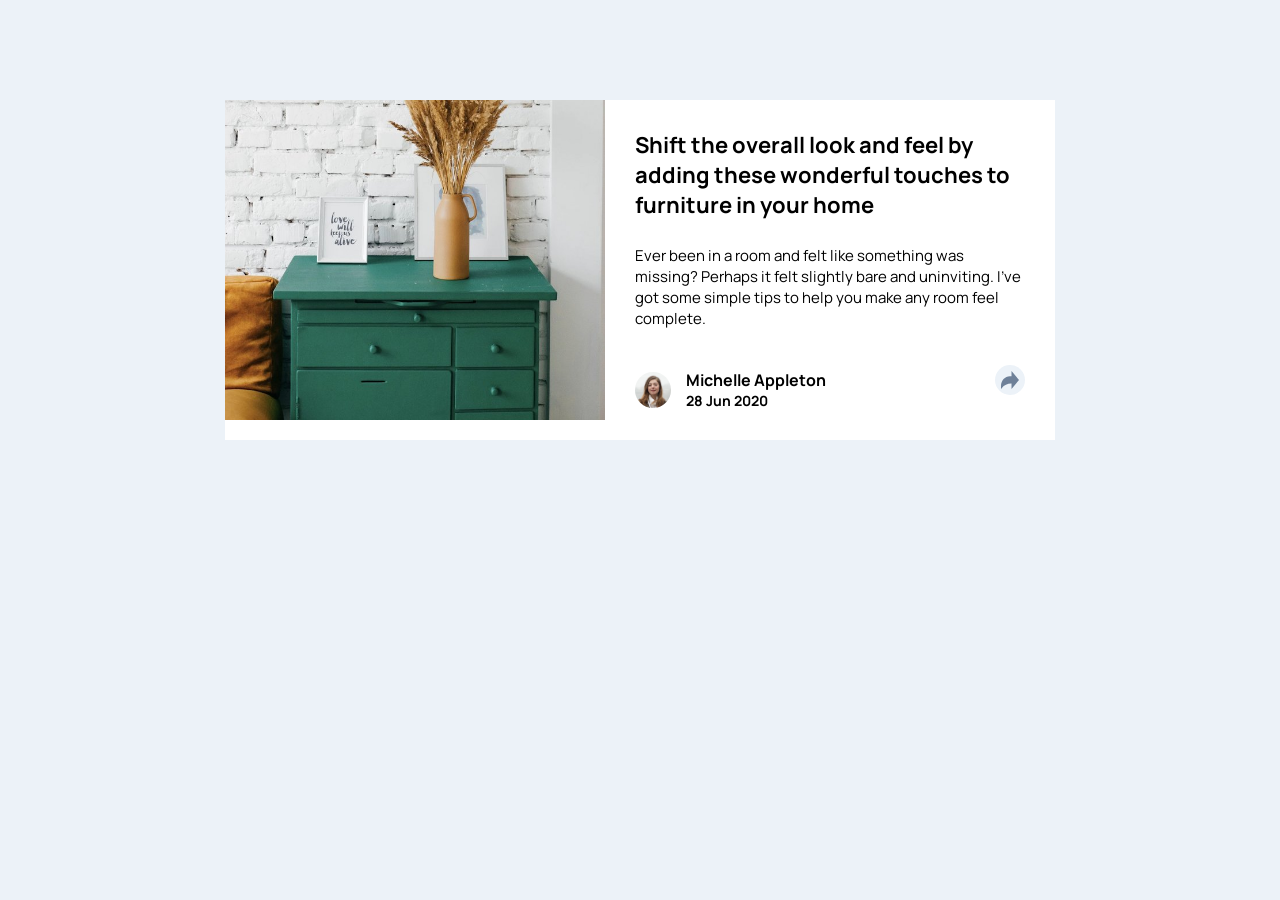
<file: article-preview-component-master/index.html>
<!DOCTYPE html>
<html lang="en">
    <head>
        <meta charset="UTF-8" />
        <meta name="viewport" content="width=device-width, initial-scale=1.0" />
        <link
            rel="icon"
            type="image/png"
            sizes="32x32"
            href="images/favicon-32x32.png"
        />
        <link rel="stylesheet" href="style.css" />
        <title>Frontend Mentor | Article preview component</title>
        <link rel="preconnect" href="https://fonts.googleapis.com" />
        <link rel="preconnect" href="https://fonts.gstatic.com" crossorigin />
        <link
            href="https://fonts.googleapis.com/css2?family=Barlow+Condensed:ital,wght@0,100;0,200;0,300;0,400;0,500;0,600;0,700;0,800;0,900;1,100;1,200;1,300;1,400;1,500;1,600;1,700;1,800;1,900&family=Barlow+Semi+Condensed:ital,wght@0,100;0,200;0,300;0,400;0,500;0,600;0,700;0,800;0,900;1,100;1,200;1,300;1,400;1,500;1,600;1,700;1,800;1,900&family=Manrope:wght@200..800&family=Montserrat:ital,wght@0,100..900;1,100..900&family=Open+Sans:ital,wght@0,300..800;1,300..800&family=Poppins:ital,wght@0,100;0,200;0,300;0,400;0,500;0,600;0,700;0,800;0,900;1,100;1,200;1,300;1,400;1,500;1,600;1,700;1,800;1,900&display=swap"
            rel="stylesheet"
        />
    </head>
    <body>
        <div class="bigbox">
            <div class="picbox">
                <img class="pic" src="images/drawers.jpg" alt="drawers" />
            </div>
            <div class="textbox">
                <div class="para">
                    <h1 class="para1">
                        Shift the overall look and feel by adding these
                        wonderful touches to furniture in your home
                    </h1>
                    <p class="para2">
                        Ever been in a room and felt like something was missing?
                        Perhaps it felt slightly bare and uninviting. I’ve got
                        some simple tips to help you make any room feel
                        complete.
                    </p>
                </div>
                <div class="user">
                    <div id="sharebox" class="shareboxNone">
                        <h1>SHARE</h1>
                        <a href="#"
                            ><img src="images/icon-facebook.svg" alt="facebook"
                        /></a>
                        <a href="#">
                            <img src="images/icon-twitter.svg" alt="twitter" />
                        </a>
                        <a href="#">
                            <img src="images/icon-pinterest.svg" alt="pin"
                        /></a>
                    </div>
                    <div class="userbox">
                        <div class="userpicbox">
                            <img
                                class="userpic"
                                src="images/avatar-michelle.jpg"
                                alt="miche"
                            />
                        </div>
                        <div class="userinf">
                            <h2 class="username">Michelle Appleton</h2>
                            <h3 class="userdate">28 Jun 2020</h3>
                        </div>
                    </div>
                    <div id="share" class="link">
                        <img
                            id="color"
                            src="images/icon-share.svg"
                            alt="share"
                        />
                    </div>
                </div>
            </div>
        </div>
        <script src="script.js"></script>
    </body>
</html>
</file>
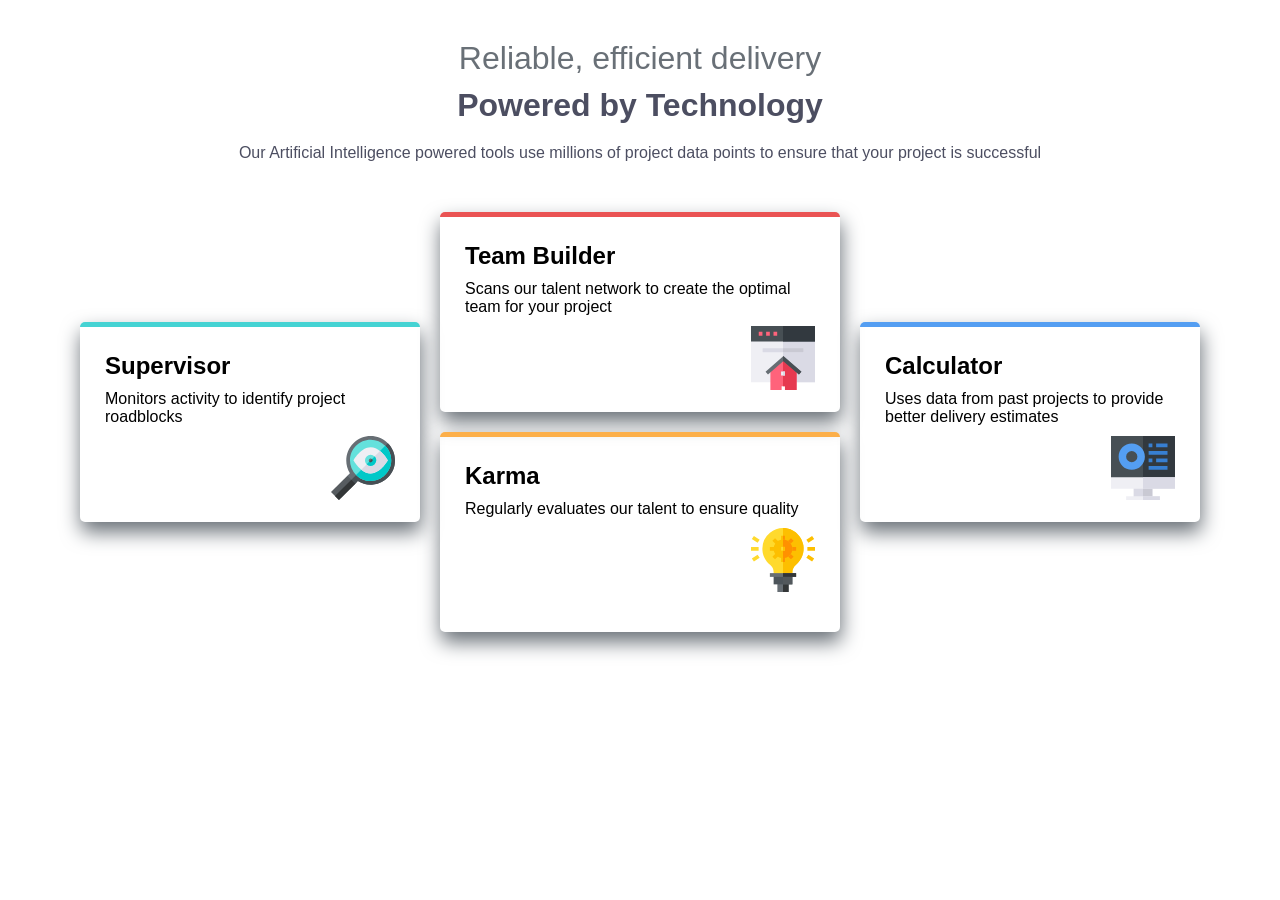
<file: four-card-feature-section-master/index.html>
<!DOCTYPE html>
<html lang="en">
    <head>
        <meta charset="UTF-8" />
        <meta name="viewport" content="width=device-width, initial-scale=1.0" />

        <link
            rel="icon"
            type="image/png"
            sizes="32x32"
            href="./images/favicon-32x32.png"
        />

        <title>Frontend Mentor | Four card feature section</title>
        <link rel="stylesheet" href="style.css" />
        <link rel="preconnect" href="https://fonts.googleapis.com" />
        <link rel="preconnect" href="https://fonts.gstatic.com" crossorigin />
        <link
            href="https://fonts.googleapis.com/css2?family=Poppins:ital,wght@0,100;0,200;0,300;0,400;0,500;0,600;0,700;0,800;0,900;1,100;1,200;1,300;1,400;1,500;1,600;1,700;1,800;1,900&display=swap"
            rel="stylesheet"
        />
    </head>
    <body>
        <main>
            <div class="top">
                <h1 class="header1">Reliable, efficient delivery</h1>
                <h1 class="header2">Powered by Technology</h1>
                <p class="header3">
                    Our Artificial Intelligence powered tools use millions of
                    project data points to ensure that your project is
                    successful
                </p>
            </div>
            <div class="cardbox">
                <div class="card1">
                    <h2>Supervisor</h2>
                    <p>Monitors activity to identify project roadblocks</p>
                    <img src="images/icon-supervisor.svg" alt="sup" />
                </div>
                <div class="midcard">
                    <div class="card2">
                        <h2>Team Builder</h2>
                        <p>
                            Scans our talent network to create the optimal team
                            for your project
                        </p>
                        <img
                            src="images/icon-team-builder.svg"
                            alt="team build"
                        />
                    </div>
                    <div class="card3">
                        <h2>Karma</h2>
                        <p>Regularly evaluates our talent to ensure quality</p>
                        <img src="images/icon-karma.svg" alt="karma" />
                    </div>
                </div>
                <div class="card4">
                    <h2>Calculator</h2>
                    <p>
                        Uses data from past projects to provide better delivery
                        estimates
                    </p>
                    <img src="images/icon-calculator.svg" alt="sup" />
                </div>
            </div>
        </main>
    </body>
</html>
</file>
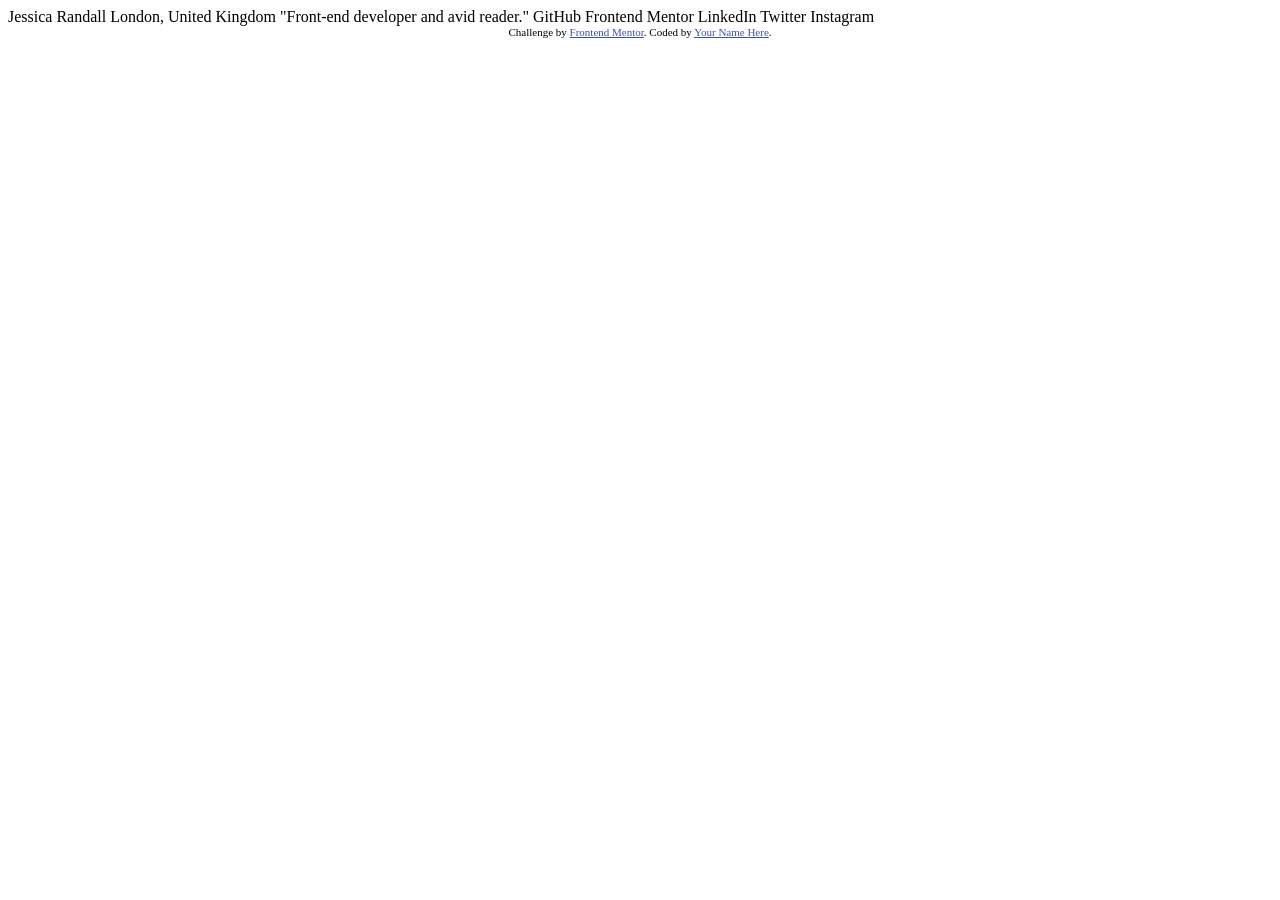
<file: Jessi-main/index.html>
<!DOCTYPE html>
<html lang="en">
<head>
  <meta charset="UTF-8">
  <meta name="viewport" content="width=device-width, initial-scale=1.0"> <!-- displays site properly based on user's device -->

  <link rel="icon" type="image/png" sizes="32x32" href="./assets/images/favicon-32x32.png">
  
  <title>Frontend Mentor | Social links profile</title>

  <!-- Feel free to remove these styles or customise in your own stylesheet 👍 -->
  <style>
    .attribution { font-size: 11px; text-align: center; }
    .attribution a { color: hsl(228, 45%, 44%); }
  </style>
</head>
<body>

  Jessica Randall
  London, United Kingdom
  "Front-end developer and avid reader."

  GitHub
  Frontend Mentor
  LinkedIn
  Twitter
  Instagram
  
  <div class="attribution">
    Challenge by <a href="https://www.frontendmentor.io?ref=challenge" target="_blank">Frontend Mentor</a>. 
    Coded by <a href="#">Your Name Here</a>.
  </div>
</body>
</html>
</file>
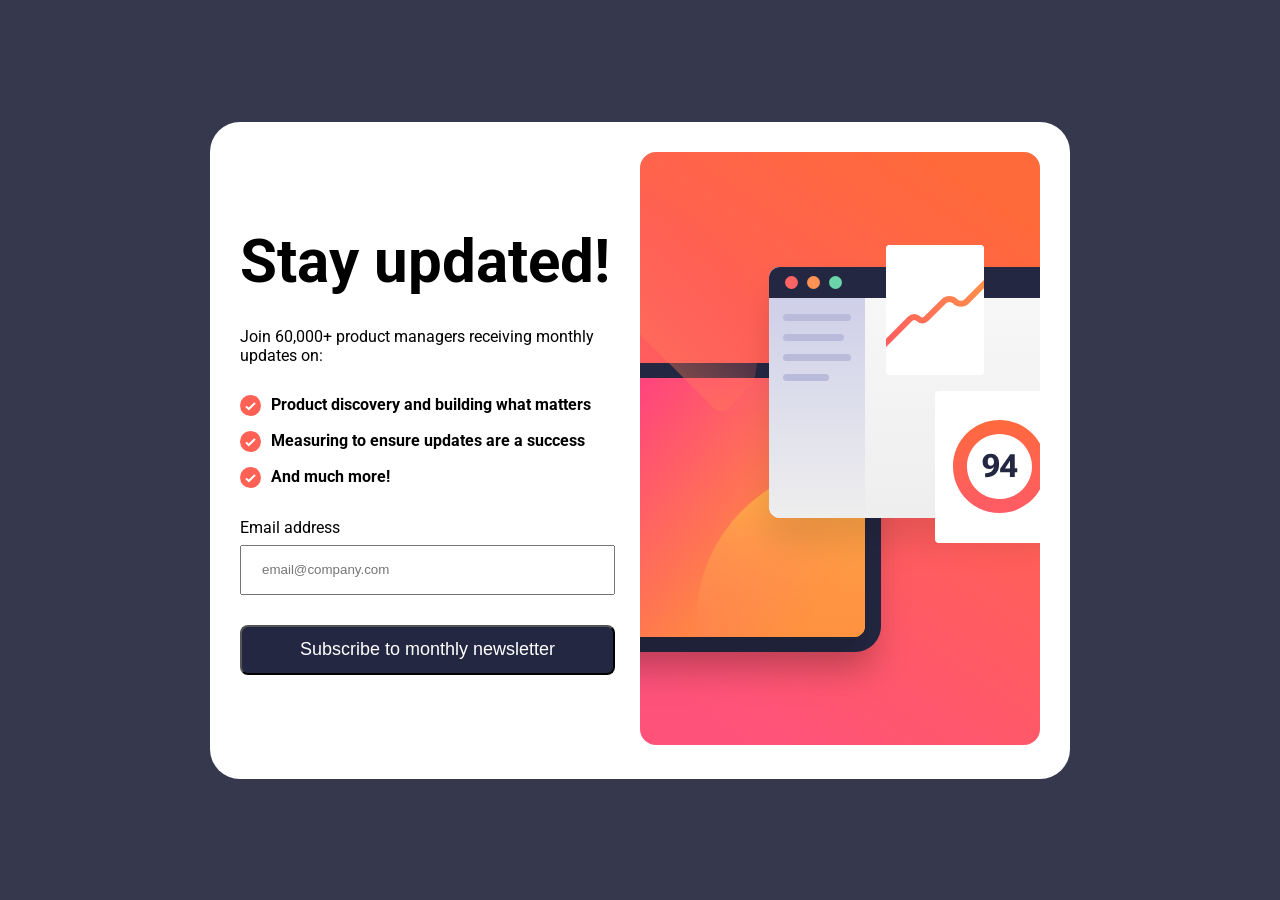
<file: newsletter-sign-up-with-success-message-main/index.html>
<!DOCTYPE html>
<html lang="en">
    <head>
        <meta charset="UTF-8" />
        <meta name="viewport" content="width=device-width, initial-scale=1.0" />

        <link
            rel="icon"
            type="image/png"
            sizes="32x32"
            href="./assets/images/favicon-32x32.png"
        />
        <title>
            Frontend Mentor | Newsletter sign-up form with success message
        </title>
        <link rel="preconnect" href="https://fonts.googleapis.com" />
        <link rel="preconnect" href="https://fonts.gstatic.com" crossorigin />
        <link
            href="https://fonts.googleapis.com/css2?family=Barlow+Condensed:ital,wght@0,100;0,200;0,300;0,400;0,500;0,600;0,700;0,800;0,900;1,100;1,200;1,300;1,400;1,500;1,600;1,700;1,800;1,900&family=Barlow+Semi+Condensed:ital,wght@0,100;0,200;0,300;0,400;0,500;0,600;0,700;0,800;0,900;1,100;1,200;1,300;1,400;1,500;1,600;1,700;1,800;1,900&family=Manrope:wght@200..800&family=Montserrat:ital,wght@0,100..900;1,100..900&family=Open+Sans:ital,wght@0,300..800;1,300..800&family=Poppins:ital,wght@0,100;0,200;0,300;0,400;0,500;0,600;0,700;0,800;0,900;1,100;1,200;1,300;1,400;1,500;1,600;1,700;1,800;1,900&family=Roboto:ital,wght@0,100..900;1,100..900&display=swap"
            rel="stylesheet"
        />
        <link rel="stylesheet" href="style.css" />
    </head>
    <body>
        <section class="container">
            <div class="bigbox" id="bigbox">
                <div class="textbox">
                    <h1 class="staybox">Stay updated!</h1>
                    <p class="joinbox">
                        Join 60,000+ product managers receiving monthly updates
                        on:
                    </p>
                    <div class="listbox">
                        <div class="list">
                            <img src="assets/images/icon-list.svg" alt="list" />
                            <h2>Product discovery and building what matters</h2>
                        </div>
                        <div class="list">
                            <img src="assets/images/icon-list.svg" alt="list" />
                            <h2>Measuring to ensure updates are a success</h2>
                        </div>
                        <div class="list">
                            <img src="assets/images/icon-list.svg" alt="list" />
                            <h2>And much more!</h2>
                        </div>
                    </div>
                    <div class="emailbox">
                        <form class="formbox" id="form" novalidate>
                            <div class="messagebox">
                                <div class="messageEmail">
                                    <label for="email">Email address</label>
                                    <label class="error" id="emailred"></label>
                                </div>
                                <input
                                    id="email"
                                    class="emailform"
                                    type="email"
                                    placeholder="email@company.com"
                                />
                            </div>

                            <button
                                id="submitbutton"
                                class="submitbutton"
                                type="submit"
                            >
                                Subscribe to monthly newsletter
                            </button>
                        </form>
                    </div>
                </div>
                <div class="picbox">
                    <img
                        class="pic"
                        src="assets/images/illustration-sign-up-desktop.svg"
                        alt="sign-in"
                    />
                </div>
            </div>
        </section>
        <div class="successbox" id="successbox">
            <div class="mobilegap">
                <img
                    class="successimg"
                    src="assets/images/icon-success.svg"
                    alt="success"
                />
                <h1 class="thxbox">Thank for subscribing!</h1>
                <p class="confirmbox">
                    A confirmation email has been sent to
                    <span class="customeremail" id="customeremail"> </span
                    >Please open it and click the button inside to confirm your
                    subscription.
                </p>
            </div>
            <div class="dismissbox" id="dismissbox">
                <button class="dismissbutton" id="dismissBtn">
                    Dismiss message
                </button>
            </div>
        </div>
        <script src="script.js"></script>
    </body>
</html>
</file>
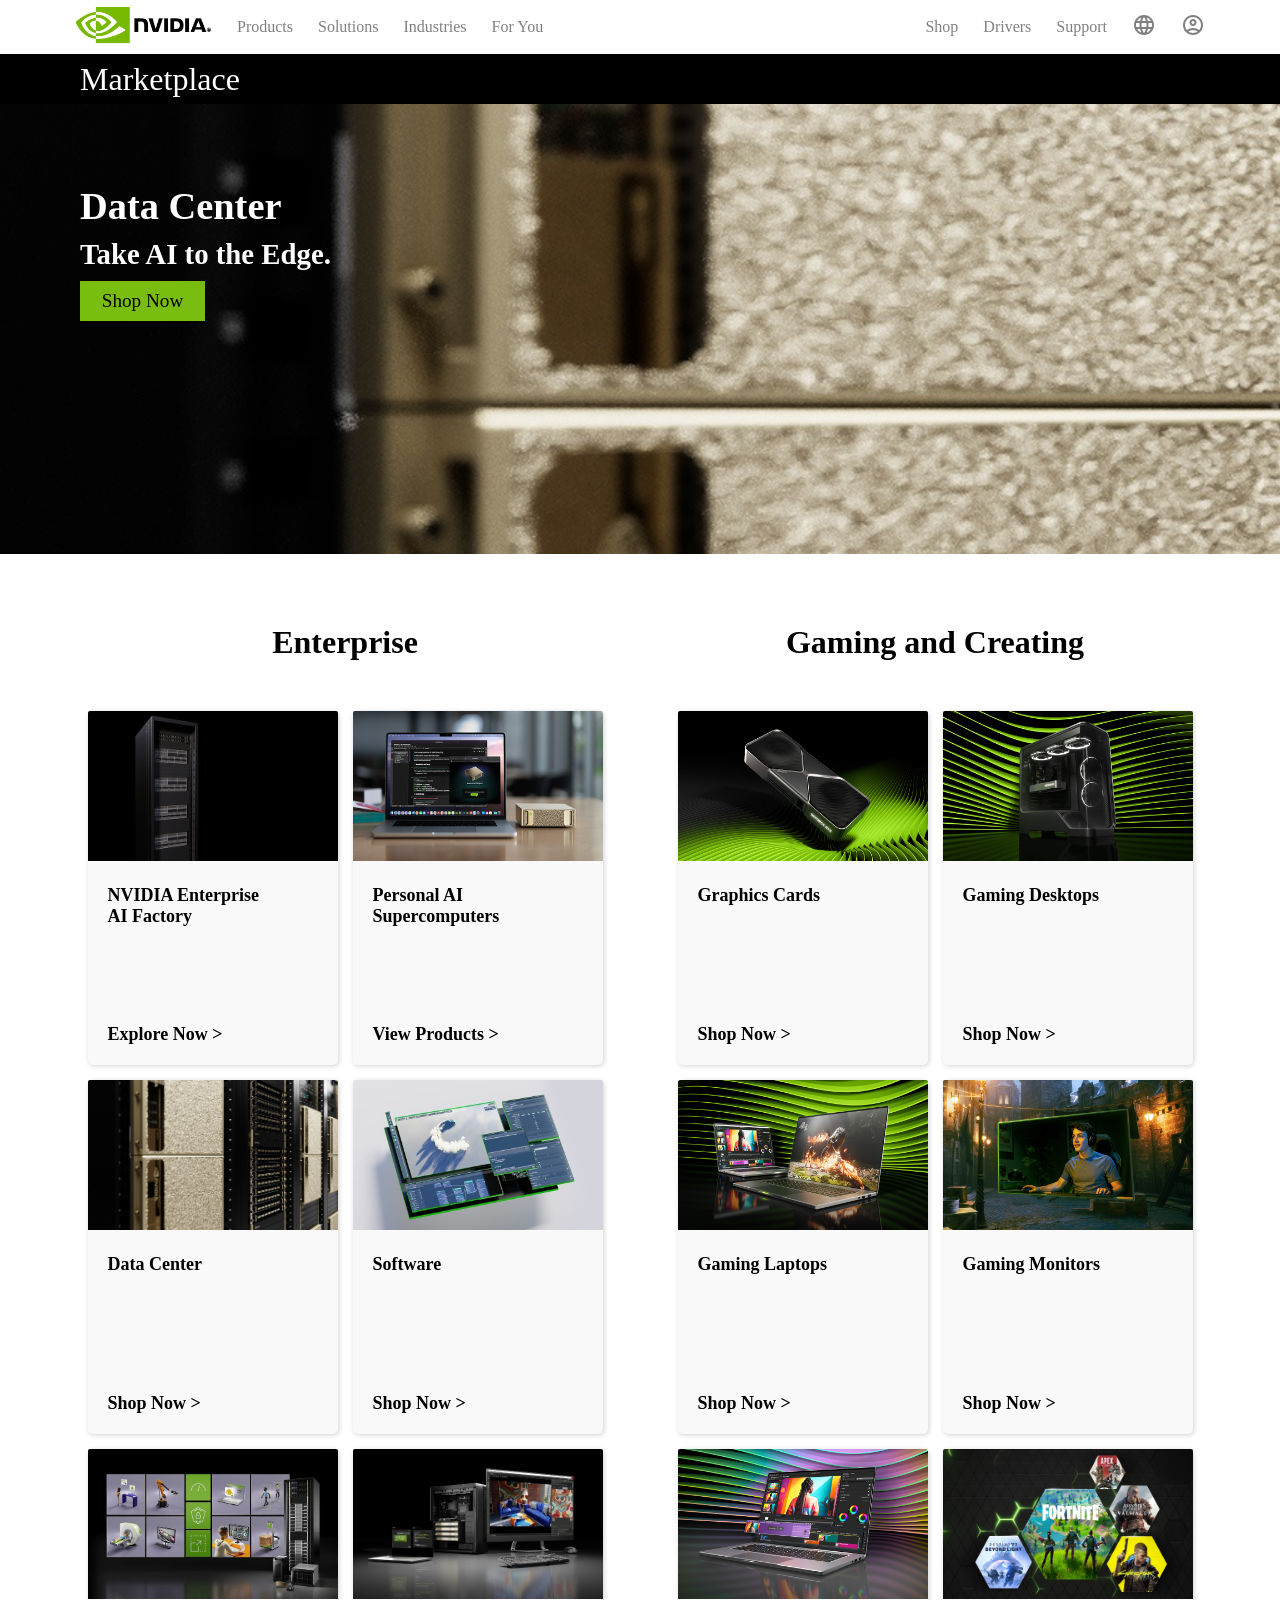
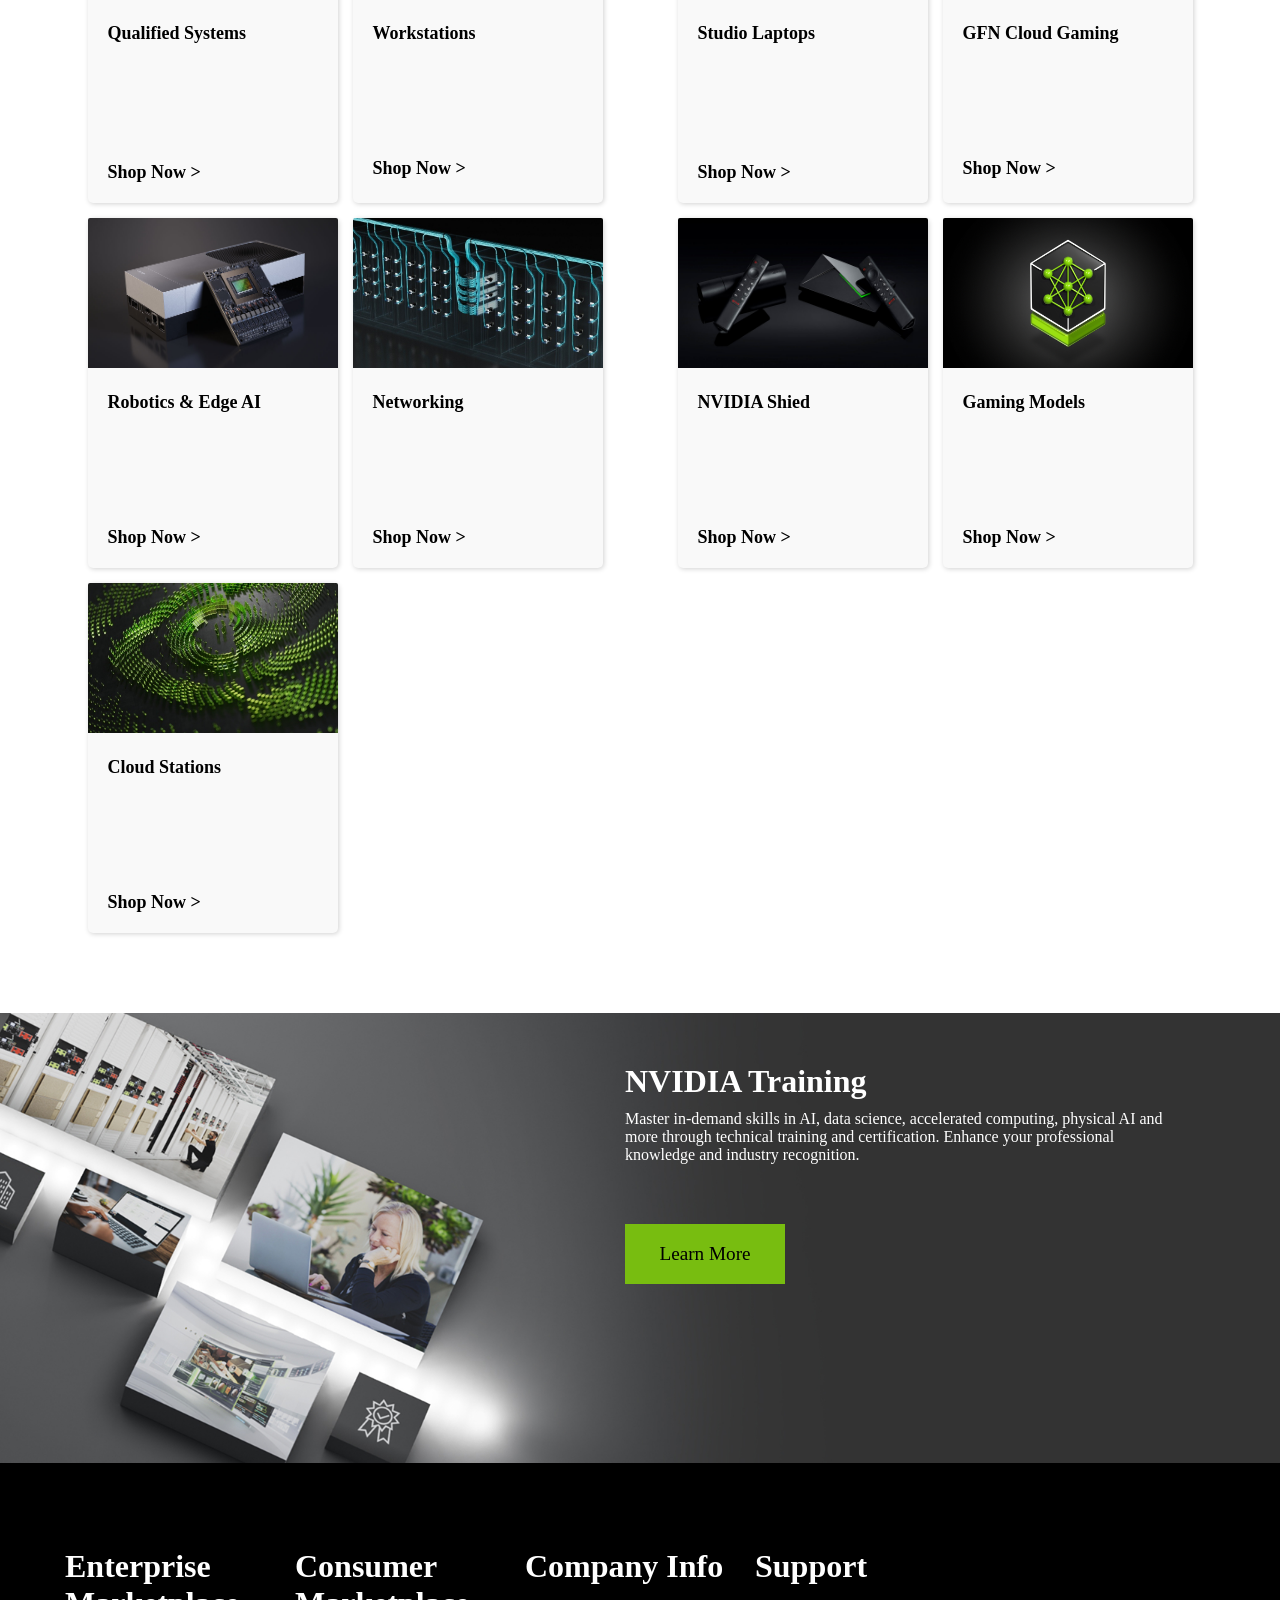
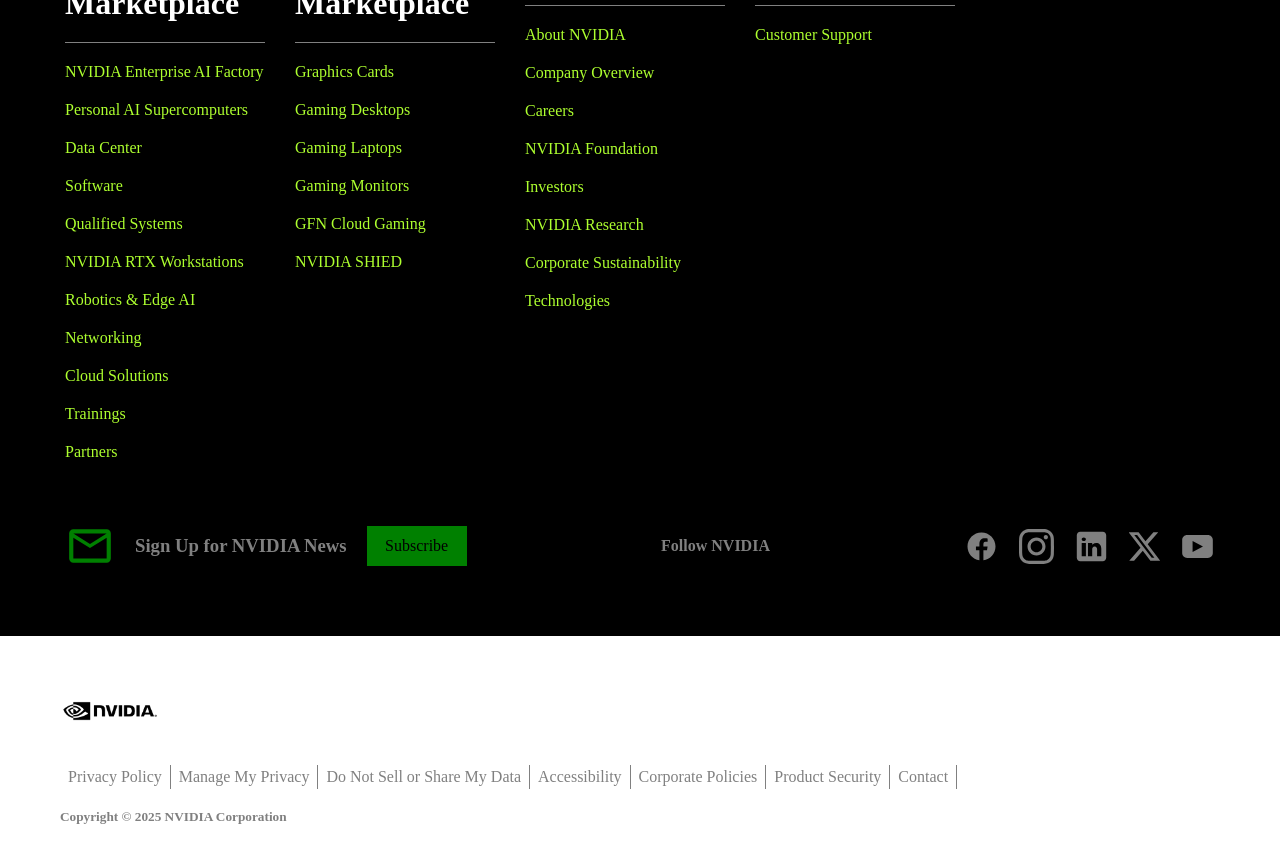
<file: NVIDIA/index.html>
<!DOCTYPE html>
<html lang="en">
    <head>
        <meta charset="UTF-8" />
        <meta name="viewport" content="width=device-width, initial-scale=1.0" />
        <title>NVIDIA Marketplace US</title>
        <link rel="icon" href="pics/logo.ico" type="image/x-icon" />
        <link rel="stylesheet" href="style.css" />
    </head>
    <body>
        <header>
            <div class="headerbox">
                <div class="upperheader">
                    <div class="equal">
                        <svg
                            xmlns="http://www.w3.org/2000/svg"
                            height="24px"
                            viewBox="0 -960 960 960"
                            width="24px"
                            fill="#e3e3e3"
                        >
                            <path
                                d="M120-240v-80h720v80H120Zm0-200v-80h720v80H120Zm0-200v-80h720v80H120Z"
                            />
                        </svg>
                    </div>
                    <div class="upleft">
                        <a class="headerlogo" href="#"
                            ><img
                                class="headerlogopic"
                                height="40px"
                                src="pics/NVIDIA-logo.webp"
                                alt="logo"
                        /></a>
                        <a class="gone" href="#">Products</a>
                        <a class="gone" href="#">Solutions</a>
                        <a class="gone" href="#">Industries</a>
                        <a class="gone" href="#">For You</a>
                    </div>
                    <div class="upright">
                        <a class="gone" href="#">Shop</a>
                        <a class="gone" href="#">Drivers</a>
                        <a class="gone" href="#">Support</a>
                        <a href="#"
                            ><svg
                                class="world"
                                xmlns="http://www.w3.org/2000/svg"
                                height="24px"
                                viewBox="0 -960 960 960"
                                width="24px"
                                fill="#e3e3e3"
                            >
                                <path
                                    d="M480-80q-82 0-155-31.5t-127.5-86Q143-252 111.5-325T80-480q0-83 31.5-155.5t86-127Q252-817 325-848.5T480-880q83 0 155.5 31.5t127 86q54.5 54.5 86 127T880-480q0 82-31.5 155t-86 127.5q-54.5 54.5-127 86T480-80Zm0-82q26-36 45-75t31-83H404q12 44 31 83t45 75Zm-104-16q-18-33-31.5-68.5T322-320H204q29 50 72.5 87t99.5 55Zm208 0q56-18 99.5-55t72.5-87H638q-9 38-22.5 73.5T584-178ZM170-400h136q-3-20-4.5-39.5T300-480q0-21 1.5-40.5T306-560H170q-5 20-7.5 39.5T160-480q0 21 2.5 40.5T170-400Zm216 0h188q3-20 4.5-39.5T580-480q0-21-1.5-40.5T574-560H386q-3 20-4.5 39.5T380-480q0 21 1.5 40.5T386-400Zm268 0h136q5-20 7.5-39.5T800-480q0-21-2.5-40.5T790-560H654q3 20 4.5 39.5T660-480q0 21-1.5 40.5T654-400Zm-16-240h118q-29-50-72.5-87T584-782q18 33 31.5 68.5T638-640Zm-234 0h152q-12-44-31-83t-45-75q-26 36-45 75t-31 83Zm-200 0h118q9-38 22.5-73.5T376-782q-56 18-99.5 55T204-640Z"
                                />
                            </svg>
                        </a>
                        <a href="#"
                            ><svg
                                class="profile"
                                xmlns="http://www.w3.org/2000/svg"
                                height="24px"
                                viewBox="0 -960 960 960"
                                width="24px"
                                fill="#e3e3e3"
                            >
                                <path
                                    d="M234-276q51-39 114-61.5T480-360q69 0 132 22.5T726-276q35-41 54.5-93T800-480q0-133-93.5-226.5T480-800q-133 0-226.5 93.5T160-480q0 59 19.5 111t54.5 93Zm246-164q-59 0-99.5-40.5T340-580q0-59 40.5-99.5T480-720q59 0 99.5 40.5T620-580q0 59-40.5 99.5T480-440Zm0 360q-83 0-156-31.5T197-197q-54-54-85.5-127T80-480q0-83 31.5-156T197-763q54-54 127-85.5T480-880q83 0 156 31.5T763-763q54 54 85.5 127T880-480q0 83-31.5 156T763-197q-54 54-127 85.5T480-80Zm0-80q53 0 100-15.5t86-44.5q-39-29-86-44.5T480-280q-53 0-100 15.5T294-220q39 29 86 44.5T480-160Zm0-360q26 0 43-17t17-43q0-26-17-43t-43-17q-26 0-43 17t-17 43q0 26 17 43t43 17Zm0-60Zm0 360Z"
                                />
                            </svg>
                        </a>
                    </div>
                </div>
                <div class="lowerheader">
                    <div><a class="mark" href="#">Marketplace</a></div>
                    <div class="equal">
                        <svg
                            xmlns="http://www.w3.org/2000/svg"
                            height="24px"
                            viewBox="0 -960 960 960"
                            width="24px"
                            fill="#e3e3e3"
                        >
                            <path
                                d="M120-240v-80h720v80H120Zm0-200v-80h720v80H120Zm0-200v-80h720v80H120Z"
                            />
                        </svg>
                    </div>
                </div>
            </div>
        </header>
        <div class="slidesection">
            <div class="slide">
                <div class="datapicbox">
                    <img
                        class="datapic"
                        src="pics/data-center-bb300-d.jpg"
                        alt=""
                    />
                </div>
                <div class="slideword">
                    <h1>Data Center</h1>
                    <h2>Take AI to the Edge.</h2>
                    <a class="shop" href="#">Shop Now</a>
                </div>
            </div>
        </div>
        <div class="cardsection">
            <div class="cardbigbox">
                <h1 class="cardheader">Enterprise</h1>
                <div class="cardbox">
                    <div class="cards">
                        <a href="#">
                            <div class="imgbox">
                                <img
                                    class="cardpic"
                                    width="250"
                                    height="150"
                                    src="pics/card1.png"
                                    alt="card1"
                                />
                            </div>
                            <div class="wordbox">
                                <h1 class="cardname">
                                    NVIDIA Enterprise AI Factory
                                </h1>
                                <h2 class="cardbutton">Explore Now ></h2>
                            </div></a
                        >
                    </div>
                    <div class="cards">
                        <a href="#">
                            <div class="imgbox">
                                <img
                                    class="cardpic"
                                    width="250"
                                    height="150"
                                    src="pics/card2.jpg"
                                    alt="card1"
                                />
                            </div>
                            <div class="wordbox">
                                <h1 class="cardname">
                                    Personal AI Supercomputers
                                </h1>
                                <h2 class="cardbutton">View Products ></h2>
                            </div></a
                        >
                    </div>
                    <div class="cards">
                        <a href="#">
                            <div class="imgbox">
                                <img
                                    class="cardpic"
                                    width="250"
                                    height="150"
                                    src="pics/card5.jpg"
                                    alt="card1"
                                />
                            </div>
                            <div class="wordbox">
                                <h1 class="cardname">Data Center</h1>
                                <h2 class="cardbutton">Shop Now ></h2>
                            </div></a
                        >
                    </div>
                    <div class="cards">
                        <a href="#">
                            <div class="imgbox">
                                <img
                                    class="cardpic"
                                    width="250"
                                    height="150"
                                    src="pics/card6.jpg"
                                    alt="card1"
                                />
                            </div>
                            <div class="wordbox">
                                <h1 class="cardname">Software</h1>
                                <h2 class="cardbutton">Shop Now ></h2>
                            </div></a
                        >
                    </div>
                    <div class="cards">
                        <a href="#">
                            <div class="imgbox">
                                <img
                                    class="cardpic"
                                    width="250"
                                    height="150"
                                    src="pics/card9.jpg"
                                    alt="card1"
                                />
                            </div>
                            <div class="wordbox">
                                <h1 class="cardname">Qualified Systems</h1>
                                <h2 class="cardbutton">Shop Now ></h2>
                            </div></a
                        >
                    </div>
                    <div class="cards">
                        <a class="card" href="#">
                            <div class="imgbox">
                                <img
                                    class="cardpic"
                                    width="250"
                                    height="150"
                                    src="pics/card10.png"
                                    alt="card1"
                                />
                            </div>
                            <div class="wordbox">
                                <h1 class="cardname">Workstations</h1>
                                <h2 class="cardbutton">Shop Now ></h2>
                            </div></a
                        >
                    </div>
                    <div class="cards">
                        <a class="card" href="#">
                            <div class="imgbox">
                                <img
                                    class="cardpic"
                                    width="250"
                                    height="150"
                                    src="pics/card13.jpg"
                                    alt="card1"
                                />
                            </div>
                            <div class="wordbox">
                                <h1 class="cardname">Robotics & Edge AI</h1>
                                <h2 class="cardbutton">Shop Now ></h2>
                            </div></a
                        >
                    </div>
                    <div class="cards">
                        <a class="card" href="#">
                            <div class="imgbox">
                                <img
                                    class="cardpic"
                                    width="250"
                                    height="150"
                                    src="pics/card14.png"
                                    alt="card1"
                                />
                            </div>
                            <div class="wordbox">
                                <h1 class="cardname">Networking</h1>
                                <h2 class="cardbutton">Shop Now ></h2>
                            </div></a
                        >
                    </div>
                    <div class="cards">
                        <a class="card" href="#">
                            <div class="imgbox">
                                <img
                                    class="cardpic"
                                    width="250"
                                    height="150"
                                    src="pics/card17.jpg"
                                    alt="card1"
                                />
                            </div>
                            <div class="wordbox">
                                <h1 class="cardname">Cloud Stations</h1>
                                <h2 class="cardbutton">Shop Now ></h2>
                            </div></a
                        >
                    </div>
                </div>
            </div>
            <div class="cardbigbox">
                <h1 class="cardheader">Gaming and Creating</h1>
                <div class="cardbox">
                    <div class="cards">
                        <a href="#">
                            <div class="imgbox">
                                <img
                                    class="cardpic"
                                    width="250"
                                    height="150"
                                    src="pics/card3.jpg"
                                    alt="card1"
                                />
                            </div>
                            <div class="wordbox">
                                <h1 class="cardname">Graphics Cards</h1>
                                <h2 class="cardbutton">Shop Now ></h2>
                            </div></a
                        >
                    </div>

                    <div class="cards">
                        <a href="#">
                            <div class="imgbox">
                                <img
                                    class="cardpic"
                                    width="250"
                                    height="150"
                                    src="pics/card4.jpg"
                                    alt="card1"
                                />
                            </div>
                            <div class="wordbox">
                                <h1 class="cardname">Gaming Desktops</h1>
                                <h2 class="cardbutton">Shop Now ></h2>
                            </div></a
                        >
                    </div>
                    <div class="cards">
                        <a href="#">
                            <div class="imgbox">
                                <img
                                    class="cardpic"
                                    width="250"
                                    height="150"
                                    src="pics/card7.jpg"
                                    alt="card1"
                                />
                            </div>
                            <div class="wordbox">
                                <h1 class="cardname">Gaming Laptops</h1>
                                <h2 class="cardbutton">Shop Now ></h2>
                            </div></a
                        >
                    </div>
                    <div class="cards">
                        <a href="#">
                            <div class="imgbox">
                                <img
                                    class="cardpic"
                                    width="250"
                                    height="150"
                                    src="pics/card8.jpg"
                                    alt="card1"
                                />
                            </div>
                            <div class="wordbox">
                                <h1 class="cardname">Gaming Monitors</h1>
                                <h2 class="cardbutton">Shop Now ></h2>
                            </div></a
                        >
                    </div>
                    <div class="cards">
                        <a href="#">
                            <div class="imgbox">
                                <img
                                    class="cardpic"
                                    width="250"
                                    height="150"
                                    src="pics/card11.jpg"
                                    alt="card1"
                                />
                            </div>
                            <div class="wordbox">
                                <h1 class="cardname">Studio Laptops</h1>
                                <h2 class="cardbutton">Shop Now ></h2>
                            </div></a
                        >
                    </div>
                    <div class="cards">
                        <a class="card" href="#">
                            <div class="imgbox">
                                <img
                                    class="cardpic"
                                    width="250"
                                    height="150"
                                    src="pics/card12.jpg"
                                    alt="card1"
                                />
                            </div>
                            <div class="wordbox">
                                <h1 class="cardname">GFN Cloud Gaming</h1>
                                <h2 class="cardbutton">Shop Now ></h2>
                            </div></a
                        >
                    </div>
                    <div class="cards">
                        <a class="card" href="#">
                            <div class="imgbox">
                                <img
                                    class="cardpic"
                                    width="250"
                                    height="150"
                                    src="pics/card15.jpg"
                                    alt="card1"
                                />
                            </div>
                            <div class="wordbox">
                                <h1 class="cardname">NVIDIA Shied</h1>
                                <h2 class="cardbutton">Shop Now ></h2>
                            </div></a
                        >
                    </div>
                    <div class="cards">
                        <a class="card" href="#">
                            <div class="imgbox">
                                <img
                                    class="cardpic"
                                    width="250"
                                    height="150"
                                    src="pics/card16.jpg"
                                    alt="card1"
                                />
                            </div>
                            <div class="wordbox">
                                <h1 class="cardname">Gaming Models</h1>
                                <h2 class="cardbutton">Shop Now ></h2>
                            </div></a
                        >
                    </div>
                </div>
            </div>
        </div>
        <div class="trainsection">
            <div class="trainpicbox">
                <img
                    class="trainpic"
                    src="pics/deep-learning-institute.jpg"
                    alt="deeplearn"
                />
            </div>
            <div class="trainabout">
                <div class="trainword">
                    <h1 class="trainhead">NVIDIA Training</h1>
                    <p class="trainpara">
                        Master in-demand skills in AI, data science, accelerated
                        computing, physical AI and more through technical
                        training and certification. Enhance your professional
                        knowledge and industry recognition.
                    </p>
                </div>
                <a class="trainbutton" href="#">Learn More</a>
            </div>
        </div>
        <div class="lastsection">
            <div class="linksec">
                <div class="lastcolumn">
                    <div class="lasthead">
                        <h1>Enterprise Marketplace</h1>
                    </div>
                    <div class="lastlink">
                        <a href="#">NVIDIA Enterprise AI Factory</a>
                        <a href="#">Personal AI Supercomputers</a>
                        <a href="#">Data Center</a>
                        <a href="#">Software</a>
                        <a href="#">Qualified Systems</a>
                        <a href="#">NVIDIA RTX Workstations</a>
                        <a href="#">Robotics & Edge AI</a>
                        <a href="#">Networking</a>
                        <a href="#">Cloud Solutions</a>
                        <a href="#">Trainings</a>
                        <a href="#">Partners</a>
                    </div>
                </div>
                <div class="lastcolumn">
                    <div class="lasthead">
                        <h1>Consumer Marketplace</h1>
                    </div>
                    <div class="lastlink">
                        <a href="#">Graphics Cards</a>
                        <a href="#">Gaming Desktops</a>
                        <a href="#">Gaming Laptops</a>
                        <a href="#">Gaming Monitors</a>
                        <a href="#">GFN Cloud Gaming</a>
                        <a href="#">NVIDIA SHIED</a>
                    </div>
                </div>
                <div class="lastcolumn">
                    <div class="lasthead">
                        <h1>Company Info</h1>
                    </div>
                    <div class="lastlink">
                        <a href="#">About NVIDIA</a>
                        <a href="#">Company Overview</a>
                        <a href="#">Careers</a>
                        <a href="#">NVIDIA Foundation </a>
                        <a href="#">Investors</a>
                        <a href="#">NVIDIA Research</a>
                        <a href="#">Corporate Sustainability</a>
                        <a href="#">Technologies</a>
                    </div>
                </div>
                <div class="lastcolumn">
                    <div class="lasthead">
                        <h1>Support</h1>
                    </div>
                    <div class="lastlink">
                        <a href="#">Customer Support</a>
                    </div>
                </div>
            </div>
            <div class="contactsec">
                <div class="contactsecleft">
                    <svg
                        class="mail"
                        xmlns="http://www.w3.org/2000/svg"
                        height="50px"
                        viewBox="0 -960 960 960"
                        width="50px"
                        fill="#e3e3e3"
                    >
                        <path
                            d="M160-160q-33 0-56.5-23.5T80-240v-480q0-33 23.5-56.5T160-800h640q33 0 56.5 23.5T880-720v480q0 33-23.5 56.5T800-160H160Zm320-280L160-640v400h640v-400L480-440Zm0-80 320-200H160l320 200ZM160-640v-80 480-400Z"
                        />
                    </svg>
                    <h3>Sign Up for NVIDIA News</h3>
                    <a class="contactbutton" href="#">Subscribe</a>
                </div>
                <div class="contactsecright">
                    <h4>Follow NVIDIA</h4>
                </div>
                <div class="contactsecrightlink">
                    <svg
                        class="weblogo"
                        xmlns="http://www.w3.org/2000/svg"
                        x="0px"
                        y="0px"
                        widht="35"
                        height="35"
                        viewBox="0 0 30 30"
                    >
                        <path
                            d="M15,3C8.373,3,3,8.373,3,15c0,6.016,4.432,10.984,10.206,11.852V18.18h-2.969v-3.154h2.969v-2.099c0-3.475,1.693-5,4.581-5 c1.383,0,2.115,0.103,2.461,0.149v2.753h-1.97c-1.226,0-1.654,1.163-1.654,2.473v1.724h3.593L19.73,18.18h-3.106v8.697 C22.481,26.083,27,21.075,27,15C27,8.373,21.627,3,15,3z"
                        ></path>
                    </svg>
                    <svg
                        class="weblogo"
                        xmlns="http://www.w3.org/2000/svg"
                        widht="35"
                        height="35"
                        viewBox="0 0 2476 2476"
                        id="instagram"
                    >
                        <path
                            d="M825.4 1238c0-227.9 184.7-412.7 412.6-412.7 227.9 0 412.7 184.8 412.7 412.7 0 227.9-184.8 412.7-412.7 412.7-227.9 0-412.6-184.8-412.6-412.7m-223.1 0c0 351.1 284.6 635.7 635.7 635.7s635.7-284.6 635.7-635.7-284.6-635.7-635.7-635.7S602.3 886.9 602.3 1238m1148-660.9c0 82 66.5 148.6 148.6 148.6 82 0 148.6-66.6 148.6-148.6s-66.5-148.5-148.6-148.5-148.6 66.5-148.6 148.5M737.8 2245.7c-120.7-5.5-186.3-25.6-229.9-42.6-57.8-22.5-99-49.3-142.4-92.6-43.3-43.3-70.2-84.5-92.6-142.3-17-43.6-37.1-109.2-42.6-229.9-6-130.5-7.2-169.7-7.2-500.3s1.3-369.7 7.2-500.3c5.5-120.7 25.7-186.2 42.6-229.9 22.5-57.8 49.3-99 92.6-142.4 43.3-43.3 84.5-70.2 142.4-92.6 43.6-17 109.2-37.1 229.9-42.6 130.5-6 169.7-7.2 500.2-7.2 330.6 0 369.7 1.3 500.3 7.2 120.7 5.5 186.2 25.7 229.9 42.6 57.8 22.4 99 49.3 142.4 92.6 43.3 43.3 70.1 84.6 92.6 142.4 17 43.6 37.1 109.2 42.6 229.9 6 130.6 7.2 169.7 7.2 500.3 0 330.5-1.2 369.7-7.2 500.3-5.5 120.7-25.7 186.3-42.6 229.9-22.5 57.8-49.3 99-92.6 142.3-43.3 43.3-84.6 70.1-142.4 92.6-43.6 17-109.2 37.1-229.9 42.6-130.5 6-169.7 7.2-500.3 7.2-330.5 0-369.7-1.2-500.2-7.2M727.6 7.5c-131.8 6-221.8 26.9-300.5 57.5-81.4 31.6-150.4 74-219.3 142.8C139 276.6 96.6 345.6 65 427.1 34.4 505.8 13.5 595.8 7.5 727.6 1.4 859.6 0 901.8 0 1238s1.4 378.4 7.5 510.4c6 131.8 26.9 221.8 57.5 300.5 31.6 81.4 73.9 150.5 142.8 219.3 68.8 68.8 137.8 111.1 219.3 142.8 78.8 30.6 168.7 51.5 300.5 57.5 132.1 6 174.2 7.5 510.4 7.5 336.3 0 378.4-1.4 510.4-7.5 131.8-6 221.8-26.9 300.5-57.5 81.4-31.7 150.4-74 219.3-142.8 68.8-68.8 111.1-137.9 142.8-219.3 30.6-78.7 51.6-168.7 57.5-300.5 6-132.1 7.4-174.2 7.4-510.4s-1.4-378.4-7.4-510.4c-6-131.8-26.9-221.8-57.5-300.5-31.7-81.4-74-150.4-142.8-219.3C2199.4 139 2130.3 96.6 2049 65c-78.8-30.6-168.8-51.6-300.5-57.5-132-6-174.2-7.5-510.4-7.5-336.3 0-378.4 1.4-510.5 7.5"
                        ></path>
                    </svg>
                    <svg
                        class="weblogo"
                        xmlns="http://www.w3.org/2000/svg"
                        x="0px"
                        y="0px"
                        widht="35"
                        height="35"
                        viewBox="0 0 50 50"
                    >
                        <path
                            d="M41,4H9C6.24,4,4,6.24,4,9v32c0,2.76,2.24,5,5,5h32c2.76,0,5-2.24,5-5V9C46,6.24,43.76,4,41,4z M17,20v19h-6V20H17z M11,14.47c0-1.4,1.2-2.47,3-2.47s2.93,1.07,3,2.47c0,1.4-1.12,2.53-3,2.53C12.2,17,11,15.87,11,14.47z M39,39h-6c0,0,0-9.26,0-10 c0-2-1-4-3.5-4.04h-0.08C27,24.96,26,27.02,26,29c0,0.91,0,10,0,10h-6V20h6v2.56c0,0,1.93-2.56,5.81-2.56 c3.97,0,7.19,2.73,7.19,8.26V39z"
                        ></path>
                    </svg>
                    <svg
                        widht="35"
                        height="35"
                        xmlns="http://www.w3.org/2000/svg"
                        viewBox="0 0 448 512"
                    >
                        <path
                            d="M357.2 48L427.8 48 273.6 224.2 455 464 313 464 201.7 318.6 74.5 464 3.8 464 168.7 275.5-5.2 48 140.4 48 240.9 180.9 357.2 48zM332.4 421.8l39.1 0-252.4-333.8-42 0 255.3 333.8z"
                        />
                    </svg>
                    <svg
                        widht="35"
                        height="35"
                        class="weblogo"
                        xmlns="http://www.w3.org/2000/svg"
                        fill-rule="evenodd"
                        stroke-linejoin="round"
                        stroke-miterlimit="2"
                        clip-rule="evenodd"
                        viewBox="0 0 64 64"
                        id="youtube"
                    >
                        <path fill="none" d="M0 0h64v64H0z"></path>
                        <path
                            d="M60 20c0-4.967-4.032-9-9-9H13c-4.967 0-9 4.033-9 9v24c0 4.968 4.033 9 9 9h38c4.968 0 9-4.032 9-9V20ZM42 32 23 42V22l19 10Z"
                        ></path>
                    </svg>
                </div>
            </div>
        </div>
        <footer>
            <div class="picbox">
                <img
                    height="100px"
                    src="pics/[CITYPNG.COM]Nvidia Black Logo HD PNG - 5000x5000.png"
                    alt=""
                />
            </div>
            <div class="footerlast">
                <div class="footerlink">
                    <a href="#">Privacy Policy</a>
                    <a href="#">Manage My Privacy</a>
                    <a href="#">Do Not Sell or Share My Data</a>
                    <a href="#">Accessibility</a>
                    <a href="#">Corporate Policies</a>
                    <a href="#">Product Security</a>
                    <a href="#">Contact</a>
                </div>
                <h5>Copyright © 2025 NVIDIA Corporation</h5>
            </div>
        </footer>
    </body>
</html>
</file>
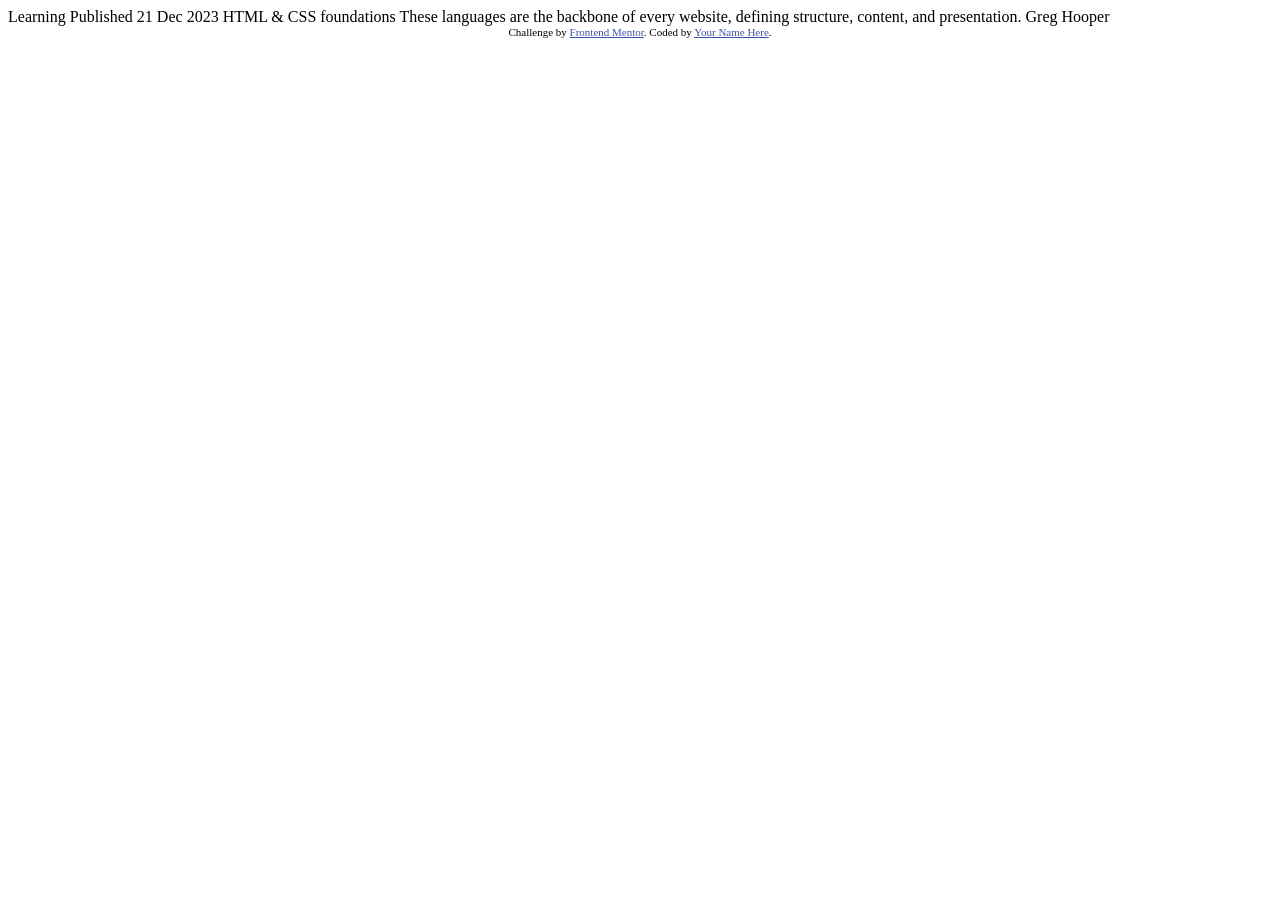
<file: Punk-main/index.html>
<!DOCTYPE html>
<html lang="en">
    <head>
        <meta charset="UTF-8" />
        <meta name="viewport" content="width=device-width, initial-scale=1.0" />
        <!-- displays site properly based on user's device -->

        <link
            rel="icon"
            type="image/png"
            sizes="32x32"
            href="./assets/images/favicon-32x32.png"
        />
        <link
            rel="stylesheet"
            href="https://fonts.google.com/specimen/Figtree"
        />

        <title>Frontend Mentor | Blog preview card</title>

        <!-- Feel free to remove these styles or customise in your own stylesheet 👍 -->
        <style>
            .attribution {
                font-size: 11px;
                text-align: center;
            }
            .attribution a {
                color: hsl(228, 45%, 44%);
            }
        </style>
    </head>
    <body>
        Learning Published 21 Dec 2023 HTML & CSS foundations These languages
        are the backbone of every website, defining structure, content, and
        presentation. Greg Hooper

        <div class="attribution">
            Challenge by
            <a
                href="https://www.frontendmentor.io?ref=challenge"
                target="_blank"
                >Frontend Mentor</a
            >. Coded by <a href="#">Your Name Here</a>.
        </div>
    </body>
</html>
</file>
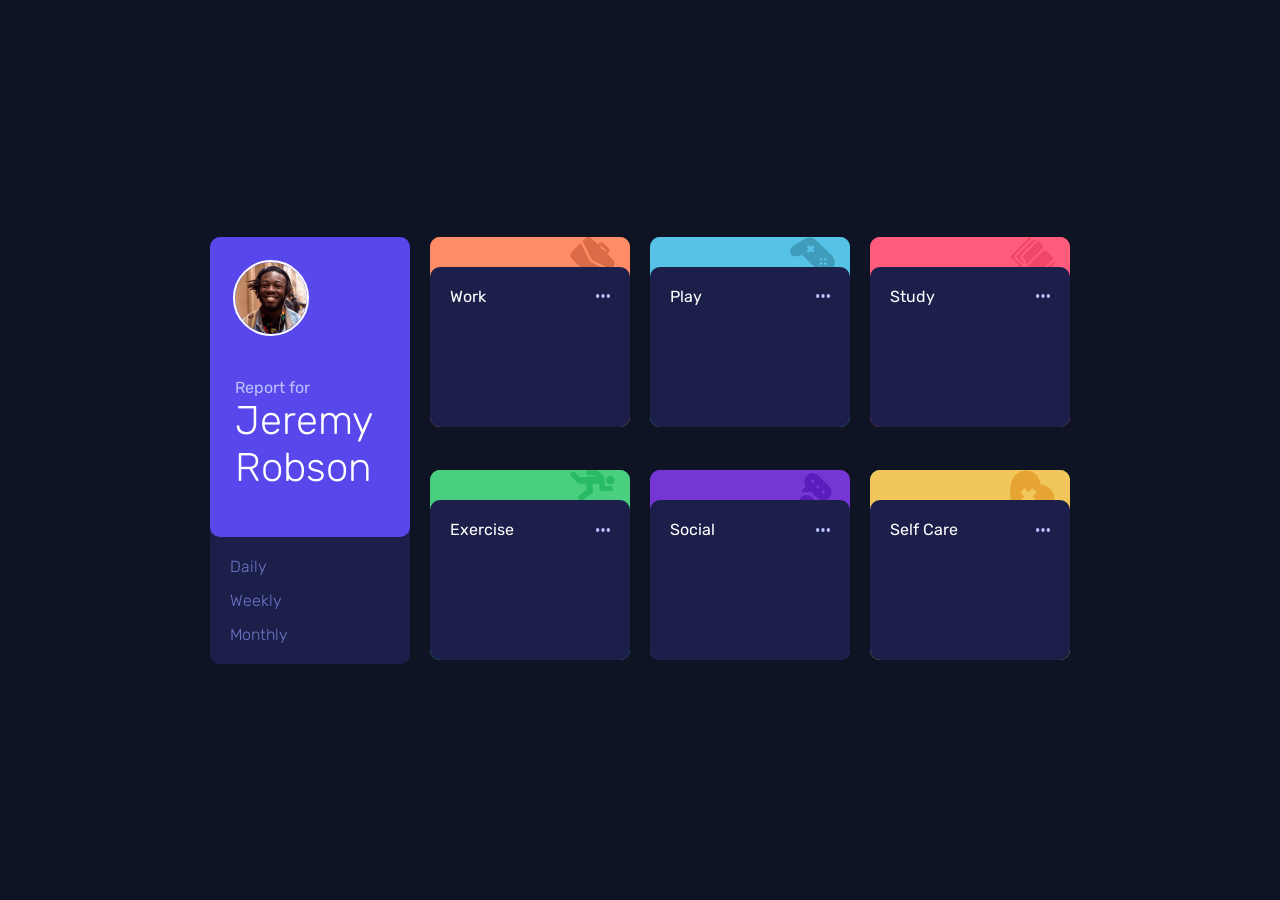
<file: time-tracking-dashboard-main/index.html>
<!doctype html>
<html lang="en">
    <head>
        <meta charset="UTF-8" />
        <meta name="viewport" content="width=device-width, initial-scale=1.0" />
        <!-- displays site properly based on user's device -->
        <link
            rel="icon"
            type="image/png"
            sizes="32x32"
            href="./images/favicon-32x32.png"
        />
        <title>Frontend Mentor | Time tracking dashboard</title>
        <link rel="stylesheet" href="style.css" />
        <link rel="preconnect" href="https://fonts.googleapis.com" />
        <link rel="preconnect" href="https://fonts.gstatic.com" crossorigin />
        <link
            href="https://fonts.googleapis.com/css2?family=Rubik:ital,wght@0,300..900;1,300..900&display=swap"
            rel="stylesheet"
        />
    </head>
    <body>
        <main class="bigBox">
            <div class="reportCard">
                <div class="reportBoxUpper">
                    <div class="reportPicBox">
                        <img
                            class="reportPic"
                            src="images/image-jeremy.png"
                            alt="jeremy"
                        />
                    </div>
                    <div class="reportTextBox">
                        <p class="repFor">Report for</p>
                        <h1 class="userName">Jeremy Robson</h1>
                    </div>
                </div>
                <div class="reportBoxLower">
                    <div class="level">
                        <h2 class="statsLevelSelect" id="daily">Daily</h2>
                        <h2 class="statsLevelSelect" id="weekly">Weekly</h2>
                        <h2 class="statsLevelSelect" id="monthly">Monthly</h2>
                    </div>
                </div>
            </div>
            <div class="workCard">
                <div class="cards">
                    <div class="statsCardUpper">
                        <img
                            class="icons"
                            class="icons"
                            src="images/icon-work.svg"
                            alt="workIcon"
                        />
                    </div>
                    <div class="statsCardLower">
                        <div class="statsCardFirst">
                            <h1 class="statsCardHeader">Work</h1>
                            <img
                                class="threeDots"
                                src="images/icon-ellipsis.svg"
                                alt="Dots"
                            />
                        </div>
                        <div class="statsClassSecond">
                            <p class="hours" id="work-current"></p>
                            <p class="previous" id="work-previous"></p>
                        </div>
                    </div>
                </div>
            </div>
            <div class="playCard">
                <div class="cards">
                    <div class="statsCardUpper">
                        <img
                            class="icons"
                            src="images/icon-play.svg"
                            alt="playIcon"
                        />
                    </div>
                    <div class="statsCardLower">
                        <div class="statsCardFirst">
                            <h1 class="statsCardHeader">Play</h1>
                            <img
                                class="threeDots"
                                src="images/icon-ellipsis.svg"
                                alt="Dots"
                            />
                        </div>
                        <div class="statsClassSecond">
                            <p class="hours" id="play-current"></p>
                            <p class="previous" id="play-previous"></p>
                        </div>
                    </div>
                </div>
            </div>
            <div class="studyCard">
                <div class="cards">
                    <div class="statsCardUpper">
                        <img
                            class="icons"
                            src="images/icon-study.svg"
                            alt="studyIcon"
                        />
                    </div>
                    <div class="statsCardLower">
                        <div class="statsCardFirst">
                            <h1 class="statsCardHeader">Study</h1>
                            <img
                                class="threeDots"
                                src="images/icon-ellipsis.svg"
                                alt="Dots"
                            />
                        </div>
                        <div class="statsClassSecond">
                            <p class="hours" id="study-current"></p>
                            <p class="previous" id="study-previous"></p>
                        </div>
                    </div>
                </div>
            </div>
            <div class="exerciseCard">
                <div class="cards">
                    <div class="statsCardUpper">
                        <img
                            class="icons"
                            src="images/icon-exercise.svg"
                            alt="exerciseIcon"
                        />
                    </div>
                    <div class="statsCardLower">
                        <div class="statsCardFirst">
                            <h1 class="statsCardHeader">Exercise</h1>
                            <img
                                class="threeDots"
                                src="images/icon-ellipsis.svg"
                                alt="Dots"
                            />
                        </div>
                        <div class="statsClassSecond">
                            <p class="hours" id="exercise-current"></p>
                            <p class="previous" id="exercise-previous"></p>
                        </div>
                    </div>
                </div>
            </div>
            <div class="socialCard">
                <div class="cards">
                    <div class="statsCardUpper">
                        <img
                            class="icons"
                            src="images/icon-social.svg"
                            alt="socialIcon"
                        />
                    </div>
                    <div class="statsCardLower">
                        <div class="statsCardFirst">
                            <h1 class="statsCardHeader">Social</h1>
                            <img
                                class="threeDots"
                                src="images/icon-ellipsis.svg"
                                alt="Dots"
                            />
                        </div>
                        <div class="statsClassSecond">
                            <p class="hours" id="social-current"></p>
                            <p class="previous" id="social-previous"></p>
                        </div>
                    </div>
                </div>
            </div>
            <div class="selfCareCard">
                <div class="cards">
                    <div class="statsCardUpper">
                        <img
                            class="icons"
                            src="images/icon-self-care.svg"
                            alt="selfCareIcon"
                        />
                    </div>
                    <div class="statsCardLower">
                        <div class="statsCardFirst">
                            <h1 class="statsCardHeader">Self Care</h1>
                            <img
                                class="threeDots"
                                src="images/icon-ellipsis.svg"
                                alt="Dots"
                            />
                        </div>
                        <div class="statsClassSecond">
                            <p class="hours" id="selfcare-current"></p>
                            <p class="previous" id="selfcare-previous"></p>
                        </div>
                    </div>
                </div>
            </div>
        </main>
    </body>
    <script src="script.js"></script>
</html>
</file>
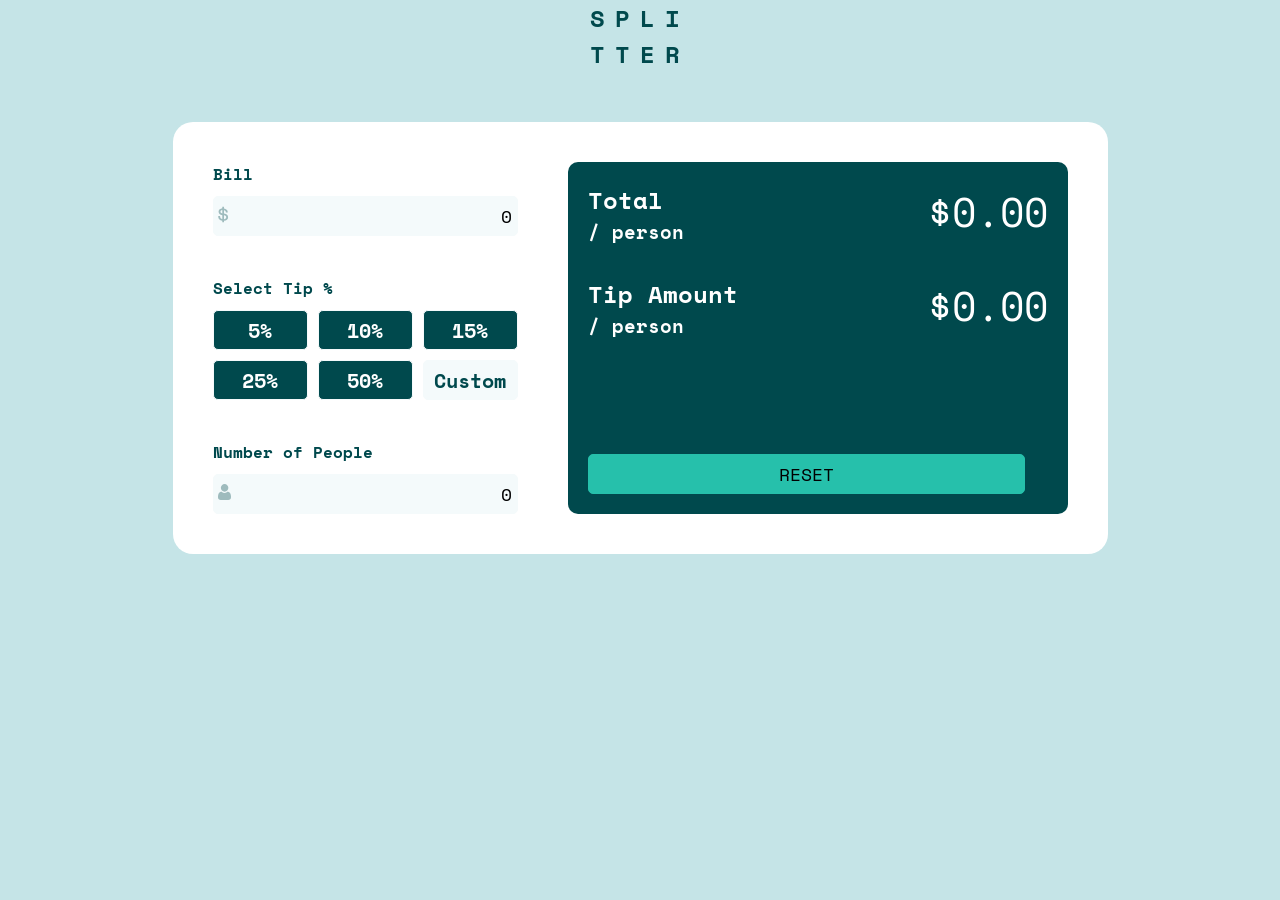
<file: tip-calculator-app-main/index.html>
<!doctype html>
<html lang="en">
    <head>
        <meta charset="UTF-8" />
        <meta name="viewport" content="width=device-width, initial-scale=1.0" />
        <link
            rel="icon"
            type="image/png"
            sizes="32x32"
            href="./images/favicon-32x32.png"
        />
        <title>Frontend Mentor | Tip calculator app</title>
        <link rel="preconnect" href="https://fonts.googleapis.com" />
        <link rel="preconnect" href="https://fonts.gstatic.com" crossorigin />
        <link
            href="https://fonts.googleapis.com/css2?family=Space+Mono:ital,wght@0,400;0,700;1,400;1,700&display=swap"
            rel="stylesheet"
        />
        <link rel="stylesheet" href="style.css" />
    </head>
    <body>
        <main>
            <div class="tsplititle">
                <h1 class="split">
                    SPLI<br />
                    TTER
                </h1>
            </div>
            <div class="bigBox">
                <div class="leftSide">
                    <div class="amount">
                        <h1 class="eachHeader">Bill</h1>
                        <form class="billBox">
                            <img
                                class="icon"
                                src="images/icon-dollar.svg"
                                alt=""
                            />
                            <label
                                for="bill"
                                class="billWrongNumber"
                                id="billWrongNumber"
                            ></label>
                            <input
                                id="bill"
                                class="bar"
                                name="bill"
                                type="number"
                                placeholder="0"
                            />
                        </form>
                    </div>
                    <div class="tipAmount">
                        <h1 class="eachHeader">Select Tip %</h1>
                        <div class="btnGrid">
                            <button class="tipPercent" id="tipPercent5">
                                5%
                            </button>
                            <button class="tipPercent" id="tipPercent10">
                                10%
                            </button>
                            <button class="tipPercent" id="tipPercent15">
                                15%
                            </button>
                            <button class="tipPercent" id="tipPercent25">
                                25%
                            </button>
                            <button class="tipPercent" id="tipPercent50">
                                50%
                            </button>
                            <input
                                class="custom"
                                id="tipPercentCustom"
                                placeholder="Custom"
                            />
                        </div>
                    </div>
                    <div class="peopleAmount">
                        <h1 class="eachHeader">Number of People</h1>
                        <form class="billBox">
                            <img
                                class="icon"
                                src="images/icon-person.svg"
                                alt=""
                            />
                            <label
                                for="people"
                                class="wrongNumber"
                                id="wrongNumber"
                            ></label>
                            <input
                                id="people"
                                class="bar"
                                name="people"
                                type="number"
                                placeholder="0"
                            />
                        </form>
                    </div>
                </div>
                <div class="rightSide">
                    <div class="rightSideUpper">
                        <div class="totalBox">
                            <div class="totalText">
                                <h2 class="money">Total</h2>
                                <h3 class="person">/ person</h3>
                            </div>
                            <div class="totalCalculated" id="totalCalculated">
                                $0.00
                            </div>
                        </div>
                        <div class="tipTotalBox">
                            <div class="tipText">
                                <h2 class="money">Tip Amount</h2>
                                <h3 class="person">/ person</h3>
                            </div>
                            <div class="tipCalculated" id="tipCalculated">
                                $0.00
                            </div>
                        </div>
                    </div>
                    <div class="rightSideLower">
                        <button class="reset" id="reset">RESET</button>
                    </div>
                </div>
            </div>
        </main>
    </body>
    <script src="script.js"></script>
</html>
</file>
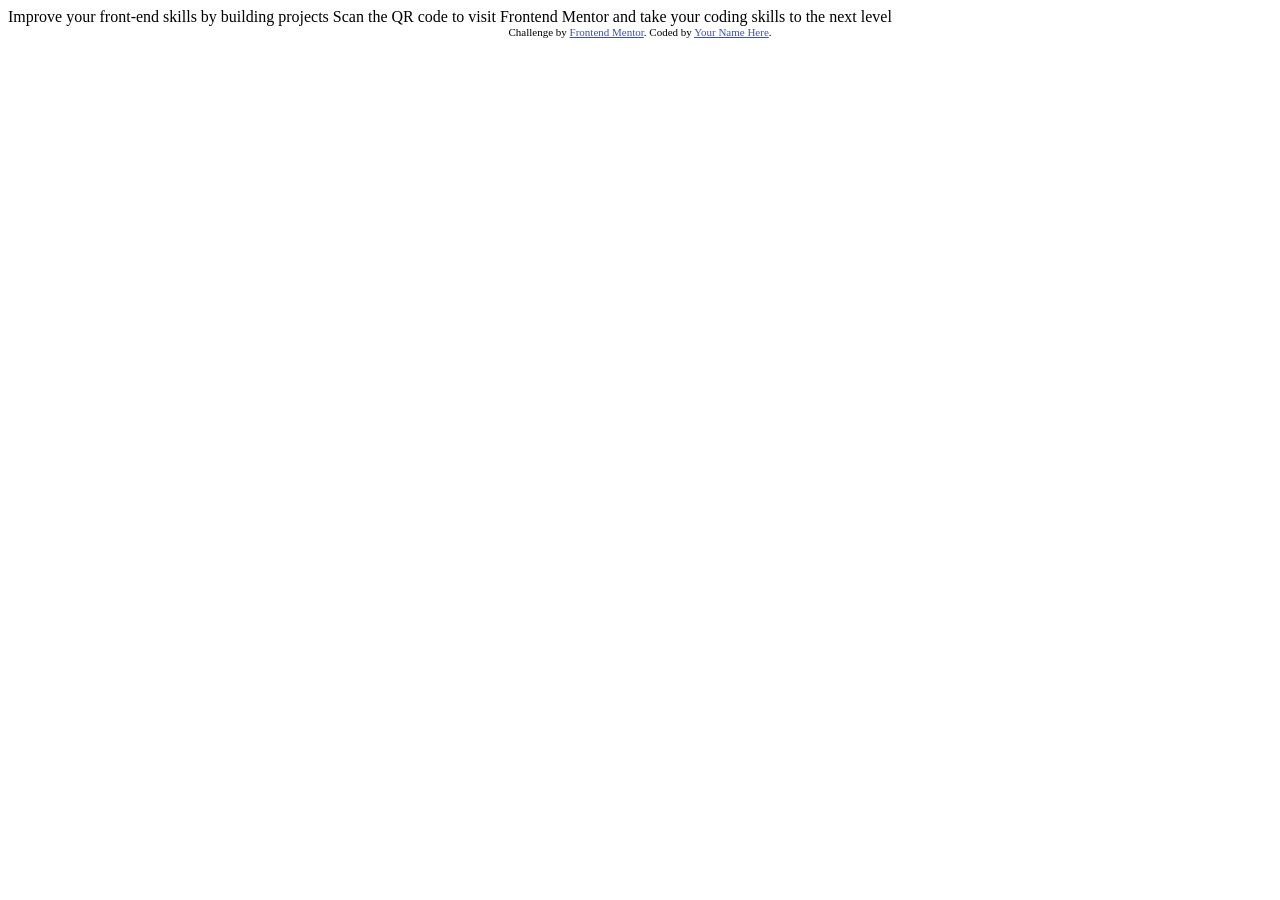
<file: Qr/qr-code-component-main/index.html>
<!DOCTYPE html>
<html lang="en">
<head>
  <meta charset="UTF-8">
  <meta name="viewport" content="width=device-width, initial-scale=1.0"> <!-- displays site properly based on user's device -->

  <link rel="icon" type="image/png" sizes="32x32" href="./images/favicon-32x32.png">
  
  <title>Frontend Mentor | QR code component</title>

  <!-- Feel free to remove these styles or customise in your own stylesheet 👍 -->
  <style>
    .attribution { font-size: 11px; text-align: center; }
    .attribution a { color: hsl(228, 45%, 44%); }
  </style>
</head>
<body>

  Improve your front-end skills by building projects

  Scan the QR code to visit Frontend Mentor and take your coding skills to the next level
  
  <div class="attribution">
    Challenge by <a href="https://www.frontendmentor.io?ref=challenge" target="_blank">Frontend Mentor</a>. 
    Coded by <a href="#">Your Name Here</a>.
  </div>
</body>
</html>
</file>
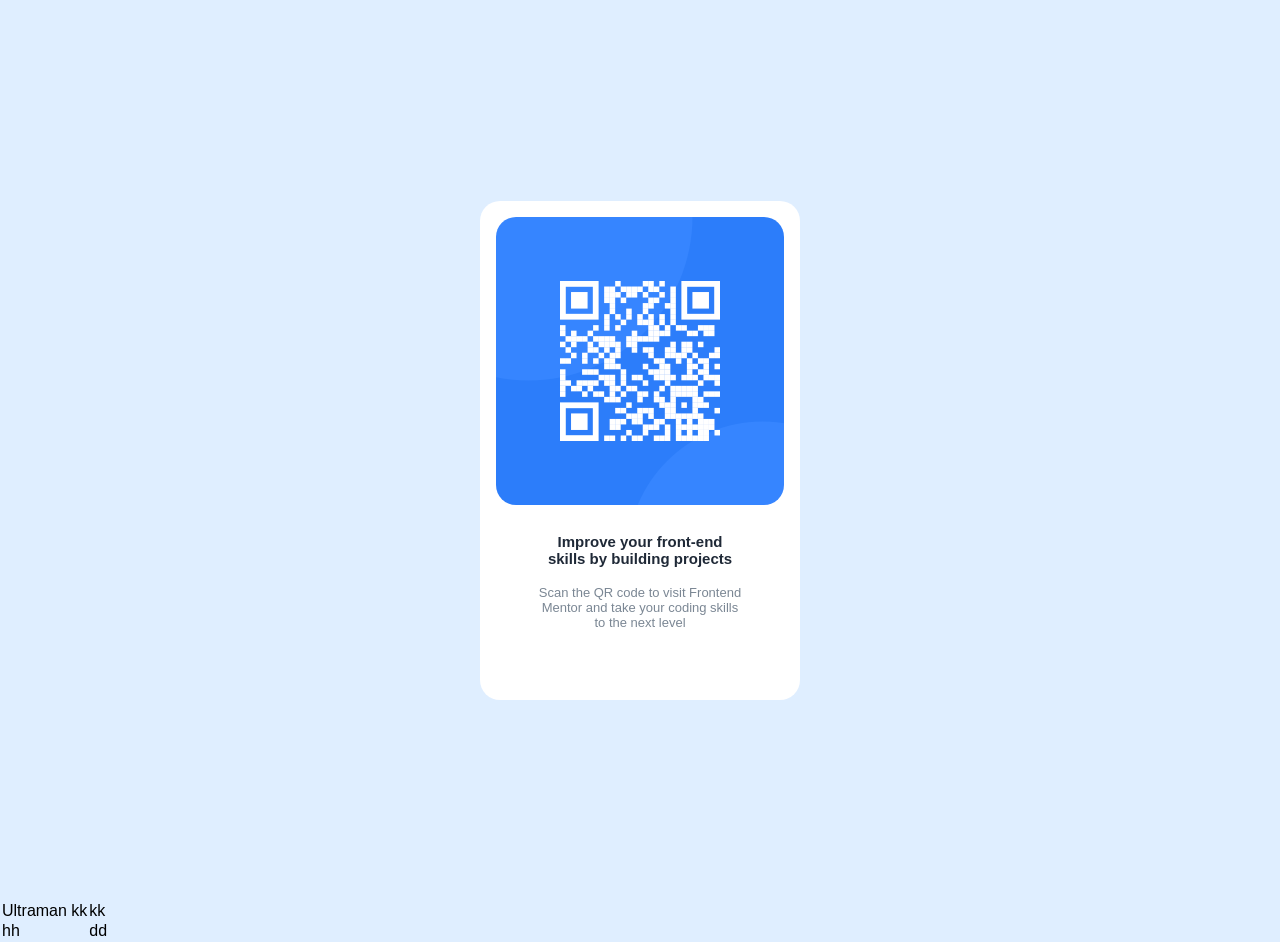
<file: Qr/qr.html>
<!DOCTYPE html>
<html lang="en">
    <head>
        <meta charset="UTF-8" />
        <meta name="viewport" content="width=device-width, initial-scale=1.0" />
        <title>QR</title>
        <link rel="stylesheet" href="style.css" />
        <link
            rel="icon"
            href="qr-code-component-main/images/favicon-32x32.png"
        />
    </head>
    <body>
        <main>
            <div class="background">
                <div>
                    <img
                        class="pic1"
                        src="qr-code-component-main/images/image-qr-code.png"
                        alt=""
                    />
                </div>
                <div>
                    <p class="text1">
                        Improve your front-end <br />
                        skills by building projects
                    </p>
                    <p class="text2">
                        Scan the QR code to visit Frontend <br />
                        Mentor and take your coding skills <br />to the next
                        level
                    </p>
                </div>
            </div>
        </main>
    </body>
</html>
<table>
    <tr>
        <td>
            Ultraman kk
        <td>
            kk
        </td>
        </td>
    </tr>
    <tr>
        <td>hh</td>
        <td>dd</td>
    </tr>
</table>
</file>
<file: article-preview-component-master/style.css>
* {
    margin: 0;
    padding: 0;
    box-sizing: border-box;
}
:root {
    --VeryDarkGrayishBlue: hsl(217, 19%, 35%);
    --DesaturatedDarkBlue: hsl(214, 17%, 51%);
    --GrayishBlue: hsl(212, 23%, 69%);
    --LightGrayishBlue: hsl(210, 46%, 95%);
}
main {
    width: 100dvh;
    height: 100dvh;
}
body {
    display: flex;
    justify-content: center;
    align-items: center;
    background-color: var(--LightGrayishBlue);
    padding: 100px;
}
.bigbox {
    display: flex;
    justify-content: center;
    align-content: center;
    width: auto;
    height: auto;
    font-family: 'Manrope', sans-serif;
    background-color: white;
}
.pic {
    object-fit: fill;
    width: 380px;
    height: 320px;
}
.picbox {
    width: auto;
    height: 320px;
}
.textbox {
    width: 450px;
    display: flex;
    flex-direction: column;
    padding: 30px;
}
.para {
    display: flex;
    flex-direction: column;
    gap: 25px;
}
.para1 {
    font-size: 22px;
}
.para2 {
    font-size: 15px;
}
.userbox {
    display: flex;
    align-items: center;
    gap: 15px;
    margin-top: 20px;
}
.user {
    display: flex;
    align-items: center;
    gap: 15px;
    margin-top: 20px;
    justify-content: space-between;
    position: relative;
}
.userpic {
    display: flex;
    border-radius: 50%;
    height: 36px;
}
.username {
    font-size: 16px;
}
.userdate {
    font-size: 14px;
}
.link {
    background-color: var(--LightGrayishBlue);
    width: 30px;
    height: 30px;
    border-radius: 50%;
    object-fit: cover;
    display: flex;
    align-items: center;
    justify-content: center;
}
.link img {
    width: 18px;
    height: 18px;
}

#sharebox {
    letter-spacing: 3px;
    font-size: xx-small;
    position: absolute;
    bottom: 100%;
    color: var(--DesaturatedDarkBlue);
    display: none;
    gap: 20px;
    justify-items: center;
    align-items: center;
    background-color: var(--VeryDarkGrayishBlue);
    width: 250px;
    height: 50px;
    justify-content: center;
    left: 250px;
}
.shareboxFlex {
    letter-spacing: 3px;
    font-size: xx-small;
    position: absolute;
    bottom: 110px;
    color: var(--DesaturatedDarkBlue);
    display: flex;
    gap: 20px;
    justify-items: center;
    align-items: center;
    background-color: var(--VeryDarkGrayishBlue);
    width: 250px;
    height: 50px;
    justify-content: center;
    left: 250px;
}
@media screen and (max-width: 768px) {
    .bigbox {
        flex-direction: column;
        width: 340px;
    }
    .pic {
        object-fit: fill;
        width: 340px;
        height: 320px;
    }
    .picbox {
        width: 340px;
        height: 320px;
    }
    .para1 {
        font-size: 18px;
    }
    .textbox {
        width: 350px;
    }
    body {
        padding: 10px;
    }
    #sharebox {
        position: absolute;
        color: var(--DesaturatedDarkBlue);
        display: none;
        gap: 20px;
        justify-items: center;
        align-items: center;
        background-color: var(--VeryDarkGrayishBlue);
        width: 340px;
        height: 50px;
        justify-content: center;
        left: 0px;
        bottom: 30px;
    }
    .textbox {
        padding: 0;
    }
    .para {
        padding: 30px;
    }
    .user {
        padding: 30px;
        position: relative;
    }
}
</file>
<file: four-card-feature-section-master/style.css>
* {
    margin: 0px;
    padding: 0px;
    box-sizing: border-box;
    font-family: 'crossorigin', sans-serif;
}
:root {
    --Red: hsl(0, 78%, 62%);
    --Cyan: hsl(180, 62%, 55%);
    --Orange: hsl(34, 97%, 64%);
    --Blue: hsl(212, 86%, 64%);
    --Grey500: hsl(234, 12%, 34%);
    --Grey400: hsl(212, 6%, 44%);
    --White: hsl(0, 0%, 100%);
}
body {
    padding: 40px;
}
.top {
    display: flex;
    flex-direction: column;
    align-items: center;
    gap: 10px;
}
.header1 {
    color: var(--Grey400);
    font-weight: 50;
}
.header2 {
    color: var(--Grey500);
}
.header3 {
    color: var(--Grey500);
    font-weight: lighter;
    text-align: center;
    padding: 10px;
}
.cardbox {
    padding: 40px;
    display: flex;
    flex-direction: row;
    gap: 20px;
    align-items: center;
    justify-content: center;
}
.card1 {
    display: flex;
    flex-direction: column;
    width: 400px;
    height: 200px;
    box-shadow: 1px 10px 20px var(--Grey400);
    padding: 25px;
    border-radius: 5px;
    border-top: 5px solid var(--Cyan);
    gap: 10px;
}
img {
    width: 64px;
    height: 64px;
    display: flex;
    align-self: flex-end;
}
.card2 {
    display: flex;
    flex-direction: column;
    width: 400px;
    height: 200px;
    box-shadow: 1px 10px 20px var(--Grey400);
    padding: 25px;
    border-radius: 5px;
    border-top: 5px solid var(--Red);
    gap: 10px;
}
.card3 {
    display: flex;
    flex-direction: column;
    width: 400px;
    height: 200px;
    box-shadow: 1px 10px 20px var(--Grey400);
    padding: 25px;
    border-radius: 5px;
    border-top: 5px solid var(--Orange);
    gap: 10px;
}
.card4 {
    display: flex;
    flex-direction: column;
    width: 400px;
    height: 200px;
    box-shadow: 1px 10px 20px var(--Grey400);
    padding: 25px;
    border-radius: 5px;
    border-top: 5px solid var(--Blue);
    gap: 10px;
}
.midcard {
    display: flex;
    flex-direction: column;
    gap: 20px;
}
@media screen and (max-width: 768px) {
    body {
        padding: 20px;
    }
    .top {
        padding: 20px;
        font-size: smaller;
    }
    .cardbox {
        flex-direction: column;
    }
}
</file>
<file: newsletter-sign-up-with-success-message-main/style.css>
* {
    margin: 0px;
    padding: 0px;
    box-sizing: border-box;
}
:root {
    --Red: hsl(4, 100%, 67%);
    --Blue800: hsl(234, 29%, 20%);
    --Blue700: hsl(235, 18%, 26%);
    --Grey: hsl(0, 0%, 58%);
    --White: hsl(0, 0%, 100%);
}
body {
    background-color: var(--Blue700);
    height: 100vh;
    padding: 0;
    margin: 0;
    display: flex;
    justify-content: center;
}
.container {
    display: flex;
    justify-content: center;
}
.bigbox {
    display: flex;
    flex-direction: row;
    background-color: var(--White);
    width: 100%;
    padding: 30px;
    border-radius: 30px;
    justify-self: center;
    align-self: center;
    align-items: center;
    font-family: 'roboto', sans-serif;
}
.textbox {
    display: flex;
    flex-direction: column;
    gap: 30px;
}
.staybox {
    font-size: 60px;
}
.joinbox {
    width: 400px;
}
.listbox {
    display: flex;
    flex-direction: column;
    gap: 15px;
}
.list {
    display: flex;
    gap: 10px;
    font-size: 10.5px;
}
.emailbox {
    display: flex;
    flex-direction: column;
}
.formbox {
    display: flex;
    flex-direction: column;
    gap: 30px;
}
.enteremailbox {
    display: flex;
    position: relative;
}
.messagebox {
    display: flex;
    flex-direction: column;
    justify-content: space-between;
    width: 375px;
    gap: 8px;
}
.messageEmail {
    display: flex;
    justify-content: space-between;
}
.emailform {
    width: 375px;
    height: 50px;
    padding: 20px;
}
.emailform:focus,
.emailform:hover {
    border: 2px solid rgb(0, 161, 97);
    outline: none;
}
.emailValidate {
    width: 375px;
    height: 50px;
    border: 2px solid var(--Red);
    background-color: rgb(255, 179, 191);
}
.emailValidate:focus,
.emailValidate:hover {
    border: 2px solid rgb(252, 6, 6);
}
.error {
    color: var(--Red);
    display: flex;
}
.submitbutton {
    width: 375px;
    height: 50px;
    padding: 10px;
    display: flex;
    align-items: center;
    background-color: var(--Blue800);
    color: white;
    font-size: large;
    justify-content: center;
    border-radius: 8px;
    cursor: pointer;
}
/* Success Version */
.successbox {
    display: none;
    flex-direction: column;
    width: 30%;
    height: max-content;
    background-color: var(--White);
    justify-self: center;
    padding: 40px;
    gap: 20px;
    border-radius: 20px;
    font-family: 'roboto', sans-serif;
    align-self: center;
}
.successimg {
    width: 20%;
}
.thxbox {
    font-size: 40px;
    color: var(--Blue800);
}
.confirmbox {
    color: var(--Blue800);
    font-size: medium;
}
.customeremail {
    font-weight: bold;
    padding-right: 4px;
}
.dismissbutton {
    width: 100%;
    height: 50px;
    padding: 10px;
    border-radius: 8px;
    background-color: var(--Blue800);
    color: var(--White);
    text-align: center;
    cursor: pointer;
}
@media screen and (max-width: 768px) {
    .bigbox {
        width: 375px;
        padding: 0;
        flex-direction: column-reverse;
    }
    .textbox {
        padding: 32px 16px;
        gap: 20px;
        width: 375px;
    }
    .joinbox {
        width: 75%;
    }
    .staybox {
        font-size: 32px;
    }
    .pic {
        width: 375px;
    }
    .emailform {
        width: 90%;
    }
    .submitbutton {
        width: 100%;
    }
    .successbox {
        width: 100%;
        height: 100%;
        justify-content: space-between;
    }
    .mobilegap {
        display: flex;
        flex-direction: column;
        gap: 15px;
    }
}
</file>
<file: NVIDIA/style.css>
* {
    padding: 0px;
    margin: 0px;
    box-sizing: border-box;
}
body {
    width: 100%;
}
header {
    position: sticky;
    top: 0px;
    z-index: 2;
}
.headerbox {
    display: flex;
    flex-direction: column;
}
.upperheader {
    display: flex;
    flex-direction: row;
    align-items: center;
    justify-content: space-between;
    padding: 5px 75px;
    background-color: white;
}
.upperheader a {
    color: grey;
}
.upperheader svg {
    fill: grey;
}
.upleft {
    display: flex;
    flex-direction: row;
    gap: 25px;
    align-items: center;
}
.upright {
    display: flex;
    flex-direction: row;
    gap: 25px;
    align-items: center;
}
.lowerheader {
    background-color: black;
    height: 50px;
    padding: 5px 80px;
    display: flex;
    flex-direction: row;
    justify-content: space-between;
    align-items: center;
}
.mark {
    font-size: xx-large;
    color: white;
}
.card {
    display: flex;
    flex-direction: column;
    width: 222px;
    height: 350px;
}
.cardname {
    font-size: large;
}
.cardbutton {
    font-size: large;
}
.wordbox {
    height: 200px;
    width: 200px;
    display: flex;
    flex-direction: column;
    padding: 20px;
    justify-content: space-between;
}
a {
    text-decoration: none;
}
.slide {
    position: relative;
}
.datapicbox {
    width: 100%;
    height: 50dvh;
}
.datapic {
    width: 100%;
    height: 50dvh;
    object-fit: cover;
}
.slideword {
    position: absolute;
    display: flex;
    flex-direction: column;
    gap: 10px;
    font-size: larger;
    top: 50px;
    left: 50px;
    color: white;
    padding: 30px;
    z-index: 1;
}
.shop {
    display: flex;
    width: 125px;
    height: 40px;
    justify-content: center;
    align-items: center;

    background-color: rgb(120, 189, 16);
    color: black;
}
.cardheader {
    display: flex;
    flex-direction: row;
    justify-content: center;
    padding: 20px;
}
.cardsection {
    display: grid;
    justify-items: center;
    padding: 50px;
    grid-template-columns: 1fr 1fr;
}
.cardbox {
    display: grid;
    grid-template-columns: 1fr 1fr;
    padding: 30px;
    gap: 15px;
}
.cards {
    border-radius: 5px;
    background-color: rgb(249, 249, 249);
    box-shadow: 1px 1px 5px rgb(210, 210, 210);
}
.cards:hover {
    box-shadow: 1px 1px 15px rgb(210, 210, 210);
}
.cards a {
    color: black;
}
.cardpic {
    border-top-left-radius: 2px;
    border-top-right-radius: 2px;
}
.trainsection {
    position: relative;
}
.trainpic {
    width: 100%;
    height: 50dvh;
    object-fit: cover;
}
.trainpicbox {
    width: 100%;
    height: 50dvh;
    object-fit: fill;
}
.trainabout {
    position: absolute;
    top: 50px;
    left: 625px;
    display: flex;
    flex-direction: column;
    gap: 60px;
}
.trainword {
    display: flex;
    flex-direction: column;
    gap: 10px;
    color: white;
}
.trainpara {
    width: 550px;
}
.trainbutton {
    background-color: rgb(120, 189, 16);
    width: 160px;
    height: 60px;
    font-size: larger;
    display: flex;
    justify-content: center;
    align-items: center;
    color: rgb(0, 0, 0);
}
.lastsection {
    background-color: black;
    display: flex;
    flex-direction: column;
    padding: 65px;
    gap: 60px;
}
.linksec {
    display: flex;
    flex-direction: row;
    gap: 30px;
}
.lastlink {
    display: flex;
    flex-direction: column;
    gap: 20px;
}
.lastlink a {
    color: greenyellow;
}
.lasthead {
    color: white;
    width: 200px;
    border-bottom: 1px solid grey;
    padding: 20px 0px;
}
.lastcolumn {
    display: flex;
    flex-direction: column;
    gap: 20px;
}
.contactsec {
    display: flex;
    flex-direction: row;
    color: gray;
    justify-content: space-between;
    align-items: center;
}
.contactsecleft {
    display: flex;
    flex-direction: row;
    align-items: center;
    gap: 20px;
}
.contactsecright {
    fill: grey;
    display: flex;
    flex-direction: row;
    gap: 20px;
    align-items: center;
}
.contactsecrightlink {
    fill: grey;
    display: flex;
    flex-direction: row;
    gap: 20px;
    align-items: center;
}
.contactsecleft svg {
    fill: green;
}
.contactbutton {
    background-color: green;
    width: 100px;
    height: 40px;
    display: flex;
    justify-content: center;
    align-items: center;
    color: black;
}
footer {
    padding: 25px 60px;
}
.footerlink {
    color: grey;
    display: flex;
    flex-direction: row;
}
.footerlink a {
    color: grey;
    border-right: 1px solid grey;
    padding: 3px 8px;
}
.footerlast {
    display: flex;
    flex-direction: column;
    gap: 20px;
    color: grey;
}
.equal {
    display: none;
}
@media screen and (max-width: 768px) {
    body {
        width: 100%;
    }
    .gone {
        display: none;
    }
    .headerlogopic {
        height: 20px;
    }
    .upperheader {
        display: flex;
        flex-direction: row;
        align-items: center;
        justify-content: space-between;
        padding: 5px 75px;
        background-color: white;
    }
    .equal {
        display: block;
    }
    .upperheader {
        display: flex;
        flex-direction: row;
        align-items: center;
        justify-content: space-between;
        padding: 5px 20px;
        background-color: white;
    }
    .slidesection {
        font-size: x-small;
    }
    .datapicbox {
        height: 30dvh;
    }
    .datapic {
        height: 30dvh;
    }
    .slideword {
        position: absolute;
        display: flex;
        flex-direction: column;
        gap: 10px;
        font-size: larger;
        top: 50px;
        left: 0px;
    }
    .mark {
        font-size: medium;
    }
    .lowerheader {
        padding: 0px 20px;
    }
    .cardsection {
        padding: 0px;
        display: flex;
        flex-direction: column;
    }
    .cardbox {
        display: flex;
        flex-direction: column;
        padding: 0px 5px 0px 5px;
    }
    .cardheader {
        font-size: x-large;
    }

    .trainabout {
        position: absolute;
        top: 50px;
        left: 20px;
        display: flex;
        flex-direction: column;
        gap: 60px;
    }
    .cardpic {
        width: 380px;
        height: 180px;
        border-top-left-radius: 2px;
        border-top-right-radius: 2px;
        object-fit: cover;
    }
    .wordbox {
        height: 166px;
    }
    .trainpara {
        width: 299px;
    }
    .lastsection {
        padding: 20px;
    }
    .lasthead {
        width: 400px;
    }
    .linksec {
        display: flex;
        flex-direction: column;
    }
    .contactsec {
        display: flex;
        flex-direction: column;
        color: gray;
        justify-content: space-between;
        align-items: center;
        gap: 50px;
    }
    .contactsecleft {
        display: flex;
        flex-direction: column;
        align-items: center;
        gap: 20px;
    }
    .contactsecright {
        fill: grey;
        display: flex;
        flex-direction: row;
        gap: 20px;
        align-items: center;
    }
    footer {
        padding: 25px 60px;
    }
    .footerlink {
        color: grey;
        display: flex;
        flex-direction: column;
    }
    .footerlink a {
        color: grey;
        border-right: 1px solid grey;
        padding: 3px 8px;
    }
    .footerlast {
        display: flex;
        flex-direction: column;
        gap: 20px;
        color: grey;
    }
}
</file>
<file: time-tracking-dashboard-main/style.css>
* {
    margin: 0px;
    padding: 0px;
    box-sizing: border-box;
}
:root {
    --Navy950: hsl(226, 43%, 10%);
    --Navy900: hsl(235, 46%, 20%);
    --Purple500: hsl(235, 45%, 61%);
    --Navy200: hsl(236, 100%, 87%);
    --Purple600: hsl(246, 80%, 60%);
    --Orange300work: hsl(15, 100%, 70%);
    --Blue300play: hsl(195, 74%, 62%);
    --Pink400study: hsl(348, 100%, 68%);
    --Green400exercise: hsl(145, 58%, 55%);
    --Purple700social: hsl(264, 64%, 52%);
    --Yellow300selfcare: hsl(43, 84%, 65%);
}
body {
    background-color: var(--Navy950);
    font-family: 'Rubik', sans-serif;
    display: flex;
    justify-content: center;
    align-items: center;
    height: 100dvh;
}
.bigBox {
    display: grid;
    grid-template: 1fr 1fr / 1fr 1fr 1fr 1fr;
    grid-template-areas:
        'reportCard workCard playCard studyCard'
        'reportCard exerciseCard socialCard selfCareCard';
    gap: 40px 20px;
}
.reportCard {
    grid-area: reportCard;
    display: flex;
    flex-direction: column;
    justify-content: space-between;
    width: 200px;
    background-color: var(--Navy900);
    border-radius: 10px;
}
.reportBoxUpper {
    display: flex;
    flex-direction: column;
    height: 300px;
    background-color: var(--Purple600);
    padding: 25px;
    gap: 40px;
    border-radius: 10px;
}
.reportPic {
    width: 72px;
    border-radius: 50%;
    outline: 2px solid white;
}
.reportBoxLower {
    display: flex;
    background-color: var(--Navy900);
    color: var(--Purple500);
    padding: 20px;
    border-radius: 10px;
}

.level {
    display: flex;
    flex-direction: column;
    gap: 15px;
    font-size: small;
    font-weight: 300;
}
.statsLevelSelect {
    font-size: medium;
    font-weight: 300;
}
.statsLevelSelect:hover {
    color: var(--Navy200);
    cursor: pointer;
}
.repFor {
    color: var(--Navy200);
}
.userName {
    color: white;
    font-size: 40px;
    font-weight: 300;
}
.workCard .cards {
    background-color: var(--Orange300work);
    border-radius: 10px;
}
.workCard .statsCardUpper {
    background-color: var(--Orange300work);
}
.statsCardUpper {
    display: flex;
    justify-content: end;
    border-top-left-radius: 10px;
    border-top-right-radius: 10px;
    position: relative;
    height: 30px;
    z-index: 0;
}
.icons {
    width: 60px;
    padding-right: 15px;
    position: absolute;
}
.statsCardLower {
    display: flex;
    flex-direction: column;
    background-color: var(--Navy900);
    border-radius: 10px;
    height: 160px;
    padding: 20px;
    color: white;
    position: relative;
    gap: 30px;
}
.statsCardLower:hover {
    background-color: rgb(50, 50, 100);
    cursor: pointer;
}
.statsCardFirst {
    display: flex;
    justify-content: space-between;
    align-items: center;
}
.threeDots {
    width: 14px;
    height: 4px;
}
.statsCardHeader {
    font-size: medium;
    font-weight: 400;
}
.hours {
    font-size: 40px;
}
.previous {
    font-size: small;
    color: var(--Purple500);
}
.workCard {
    grid-area: workCard;
}
.playCard {
    grid-area: playCard;
}
.playCard .cards {
    background-color: var(--Blue300play);
    border-radius: 10px;
}
.playCard .statsCardUpper {
    background-color: var(--Blue300play);
}
.studyCard {
    grid-area: studyCard;
}
.studyCard .cards {
    background-color: var(--Pink400study);
    border-radius: 10px;
}
.studyCard .statsCardUpper {
    background-color: var(--Pink400study);
}
.exerciseCard {
    grid-area: exerciseCard;
}
.exerciseCard .cards {
    background-color: var(--Green400exercise);
    border-radius: 10px;
}
.exerciseCard .statsCardUpper {
    background-color: var(--Green400exercise);
}
.socialCard {
    grid-area: socialCard;
}
.socialCard .cards {
    background-color: var(--Purple700social);
    border-radius: 10px;
}
.socialCard .statsCardUpper {
    background-color: var(--Purple700social);
}
.selfCareCard {
    grid-area: selfCareCard;
}
.selfCareCard .cards {
    background-color: var(--Yellow300selfcare);
    border-radius: 10px;
}
.selfCareCard .statsCardUpper {
    background-color: var(--Yellow300selfcare);
}

@media screen and (max-width: 768px) {
    .bigBox {
        display: flex;
        flex-direction: column;
        height: 100%;
        width: 300px;
    }
    .reportCard {
        display: flex;
        width: 300px;
        background-color: var(--Navy900);
        border-radius: 10px;
    }
    .reportBoxUpper {
        display: flex;
        flex-direction: row;
        height: auto;
        padding: 15px;
    }
    .repFor {
        font-size: x-small;
    }
    .userName {
        font-size: x-large;
    }
    .reportPic {
        width: 50px;
    }
    .level {
        display: flex;
        flex-direction: row;
        width: 260px;
        justify-content: space-between;
    }
    .statsClassSecond {
        display: flex;
        align-items: center;
        justify-content: space-between;
    }
}
</file>
<file: tip-calculator-app-main/style.css>
* {
    margin: 0px;
    padding: 0px;
    box-sizing: border-box;
}
input::-webkit-outer-spin-button,
input::-webkit-inner-spin-button {
    -webkit-appearance: none;
}
:root {
    --Green400: hsl(172, 67%, 45%);
    --Green900: hsl(183, 100%, 15%);
    --Grey500: hsl(186, 14%, 43%);
    --Grey400: hsl(184, 14%, 56%);
    --Grey200: hsl(185, 41%, 84%);
    --Grey50: hsl(189, 47%, 97%);
    --White: hsl(0, 100%, 100%);
}
body {
    display: flex;
    flex-direction: column;
    font-family: 'Space Mono', sans-serif;
    height: 100dvh;
    background-color: var(--Grey200);
}
main {
    display: flex;
    flex-direction: column;
    background-color: var(--Grey200);
    justify-self: center;
    align-items: center;
    gap: 50px;
}
.title {
    letter-spacing: 20px;
}
.split {
    display: flex;
    flex-direction: column;
    letter-spacing: 10px;
    text-align: center;
    font-size: x-large;
    color: var(--Green900);
}
.bigBox {
    display: flex;
    background-color: white;
    padding: 40px;
    border-radius: 20px;
    gap: 50px;
}
.leftSide {
    display: flex;
    flex-direction: column;
    gap: 40px;
}
.eachHeader {
    font-size: medium;
    color: var(--Green900);
}
.amount {
    display: flex;
    flex-direction: column;
    gap: 10px;
}
.tipAmount {
    display: flex;
    flex-direction: column;
    gap: 10px;
}
.peopleAmount {
    display: flex;
    flex-direction: column;
    gap: 10px;
}
.bar {
    width: 100%;
    height: 40px;
    font-family: 'Space Mono', sans-serif;
    background-color: var(--Grey50);
    border: 1px solid var(--Grey50);
    text-align: end;
    padding-right: 5px;
    border-radius: 5px;
    font-size: large;
}
.barWrong {
    border: 2px solid red;
}
.barRight {
    border: 2px solid var(--Green400);
}
.bar:hover,
:focus {
    outline: none;
}
.billBox {
    position: relative;
}
.icon {
    position: absolute;
    top: 10px;
    left: 5px;
}
.btnGrid {
    display: grid;
    grid-template: 1fr 1fr / 1fr 1fr 1fr;
    gap: 10px;
}
.tipPercent {
    width: 95px;
    height: 40px;
    font-size: 20px;
    font-weight: 700;
    color: white;
    background-color: var(--Green900);
    font-family: 'Space Mono', sans-serif;
    border-radius: 5px;
    border: 1px solid var(--Grey50);
}
.tipPercent:hover {
    color: var(--Green900);
    background-color: var(--Grey200);
    cursor: pointer;
}
.tipPercentSelected {
    color: var(--Green900);
    background-color: var(--Grey200);
    outline: 1px solid black;
}
.custom {
    width: 95px;
    height: 40px;
    font-size: 20px;
    font-weight: 700;
    color: var(--Green900);
    background-color: var(--Grey50);
    font-family: 'Space Mono', sans-serif;
    text-align: center;
    border-radius: 5px;
    border: 1px solid var(--Grey50);
}
.custom:focus,
:hover {
    outline: none;
}
.rightSide {
    display: flex;
    width: 500px;
    flex-direction: column;
    background-color: var(--Green900);
    justify-content: space-between;
    padding: 20px;
    border-radius: 10px;
}
.tipTotalBox {
    display: flex;
    justify-content: space-between;
}
.tipCalculated {
    font-size: 40px;
    color: white;
}
.totalBox {
    display: flex;
    justify-content: space-between;
}
.rightSideUpper {
    display: flex;
    flex-direction: column;
    gap: 30px;
    color: white;
}
.totalCalculated {
    font-size: 40px;
    color: white;
}
.reset {
    font-family: 'Space Mono', sans-serif;
    display: flex;
    width: 95%;
    height: 40px;
    justify-self: center;
    justify-content: center;
    align-items: center;
    background-color: var(--Green400);
    font-size: large;
    border-radius: 5px;
    border: 1px solid var(--Green400);
}
.reset:hover {
    color: var(--Green900);
    background-color: var(--Grey200);
    cursor: pointer;
}
::placeholder {
    color: var(--Green700);
}
.wrongNumber {
    color: red;
    display: flex;
    justify-content: flex-end;
    position: absolute;
    bottom: 49px;
    left: 177px;
}
.billWrongNumber {
    color: red;
    display: flex;
    justify-content: flex-end;
    position: absolute;
    bottom: 49px;
    left: 177px;
}
</file>
<file: Qr/style.css>
* {
    margin: 0;
    padding: 0;
    box-sizing: border-box;
}
main {
    display: flex;
    flex-direction: column;
    justify-content: center;
    align-items: center;
    height: 100vh;
}
.background {
    background-color: white;
    display: flex;
    flex-direction: column;
    justify-content: flex-start;
    align-items: center;
    border-radius: 20px;
    padding: 16px;
    width: 320px;
    height: 499px;
    gap: 24px;
}
body {
    font-family: Arial, sans-serif;
    background-color: #dfeeff;
}
.pic1 {
    border-radius: 20px;
    text-align: center;
    align-items: flex-start;
    width: 288px;
    height: 288px;
    object-fit: cover;
}
.box1 {
    background-color: #ffffff;
    border-radius: 20px;
    box-shadow: 0 10px 15px rgba(0, 0, 0, 0.1);
    text-align: center;
}
.text1 {
    font-weight: bold;
    font-size: 15px;
    color: #1f2937;
    margin-top: auto;
    margin-bottom: auto;
    text-align: center;
    width: 266px;
    height: 52px;
}
.text2 {
    font-size: 13px;
    color: #7b8794;
    text-align: center;
    width: 266px;
    height: 48px;
}
</file>
